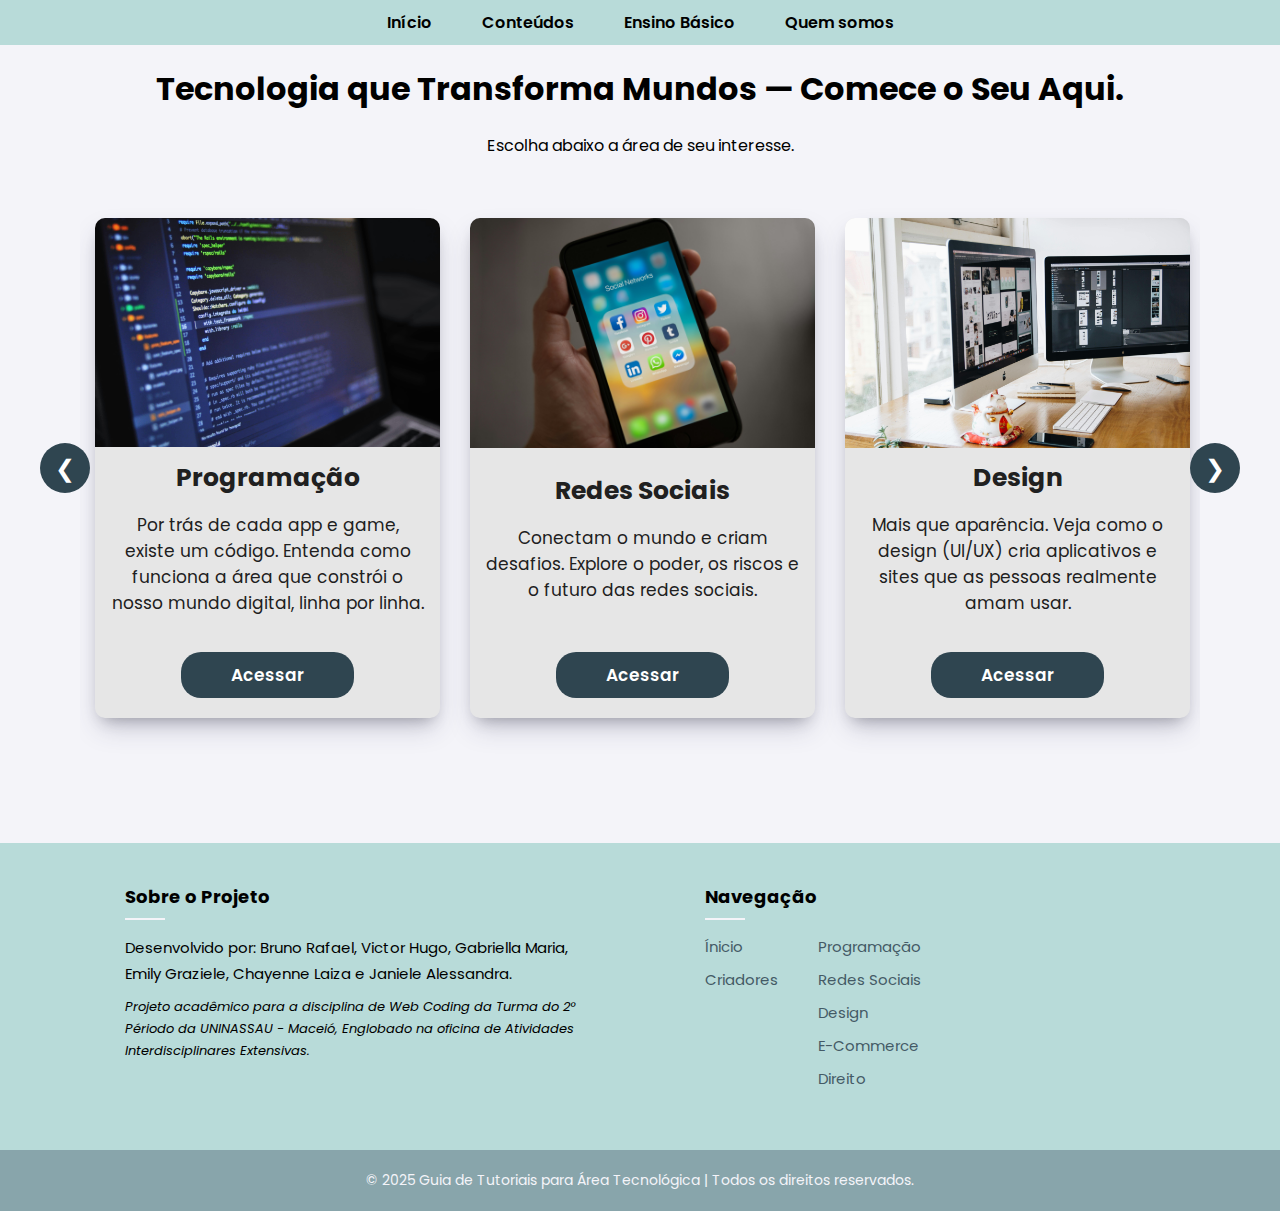
<file: index.html>
<!DOCTYPE html>
<html lang="pt-BR">
<head>
    <meta charset="UTF-8">
    <meta name="viewport" content="width=device-width, initial-scale=1.0">
    <link rel="stylesheet" href="estilos/global.css">
    <link rel="stylesheet" href="estilos/home.css">
    <title>A Tecnologia Transforma Mundos.</title>
    <link rel="icon" type="image/x-icon"  href="img/favicon_uninassau.ico" >
    <link rel="preconnect" href="https://fonts.googleapis.com">
    <link rel="preconnect" href="https://fonts.gstatic.com" crossorigin>
    <link href="https://fonts.googleapis.com/css2?family=Poppins:ital,wght@0,100;0,200;0,300;0,400;0,500;0,600;0,700;0,800;0,900;1,100;1,200;1,300;1,400;1,500;1,600;1,700;1,800;1,900&display=swap" rel="stylesheet">
</head>
<body>
    <header>
        <nav class="nav1">
            <ul class="ul-nav">
                <li class="navs li1"><a href="index.html">Início</a></li>
                <li class="navs li2 dropdown">
                    <a href="#">Conteúdos</a>
                    <div class="dropdown-content">
                        <ul class="dropdown-column">
                            <li><a href="programacao.html">Programação</a></li>
                            <li><a href="redes-sociais.html">Redes Sociais</a></li>
                            <li><a href="design.html">Design</a></li>
                        </ul>
                        <ul class="dropdown-column">
                            <li><a href="e-commerce.html">E-Commerce</a></li>
                            <li><a href="direito.html">Direito</a></li>
                        </ul>
                    </div>
                <li class="navs li4 dropdown">
                    <a href="#">Ensino Básico</a>
                    <div class="dropdown-content">
                        <ul class="dropdown-column">
                            <li><a href="analise.html">Análise e Discussão</a></li>
                            <li><a href="graficos.html">Gráficos</a></li>
                        </ul>
                    </div>
                </li>
                <li class="navs li3"><a href="criadores.html">Quem somos</a></li>
            </ul>
        </nav>
    </header>
    <main>
        <h1 class="titulo">Tecnologia que Transforma Mundos — Comece o Seu Aqui.</h1>
        <p class="sub-titulo">Escolha abaixo a área de seu interesse.</p>
        <div class="slider-wrapper">
            <div class="slider-container">
                <div class="cards slider-track">
                    <div class="card card1">
                        <a href="programacao.html" class="card-image-link"><img src="img/Programação.jpg" alt="Foto de linhas de codigos, mostrando a programação."></a>
                        <div class="card-content">
                            <h1>Programação</h1>
                            <p>Por trás de cada app e game, existe um código. Entenda como funciona a área que constrói o nosso mundo digital, linha por linha.</p>
                        </div>
                        <a href="programacao.html" class="card-button-link"><button class="btn">Acessar</button></a>
                    </div>
                    <div class="card card2">
                        <a href="redes-sociais.html" class="card-image-link"><img src="img/RedesSociais.jpg" alt="Foto de um celular com ícones de redes sociais na tela"></a>
                        <div class="card-content">
                            <h1>Redes Sociais</h1>
                            <p>Conectam o mundo e criam desafios. Explore o poder, os riscos e o futuro das redes sociais.</p>
                        </div>
                        <a href="redes-sociais.html" class="card-button-link"><button class="btn">Acessar</button></a>
                    </div>
                    <div class="card card3">
                        <a href="design.html" class="card-image-link"><img src="img/design.jpg" alt="Foto de um computador com aplicativos de designs abertos"></a>
                        <div class="card-content">
                            <h1>Design</h1>
                            <p>Mais que aparência. Veja como o design (UI/UX) cria aplicativos e sites que as pessoas realmente amam usar.</p>
                        </div>
                        <a href="design.html" class="card-button-link"><button class="btn">Acessar</button></a>
                    </div>
                    <div class="card card4">
                        <a href="e-commerce.html" class="card-image-link"><img src="img/E-Commerce.jpg" alt="Foto de um celular com um site de compras abertos"></a>
                        <div class="card-content">
                            <h1>E-Commerce</h1>
                            <p>Comprou algo online hoje? Descubra a incrível tecnologia e as oportunidades de carreira que existem por trás de cada clique.</p>
                        </div>
                        <a href="e-commerce.html" class="card-button-link"><button class="btn">Acessar</button></a>
                    </div>
                    <div class="card card5">
                        <a href="direito.html" class="card-image-link"><img src="img/Direito.jpg" alt="Foto de uma pessoa assinando seu nome em um documento"></a>
                        <div class="card-content">
                            <h1>Direito</h1>
                            <p>Conheça conceitos como a Legal Tech, Direito Digital e LawTech. Venha entender como a tecnologia é utilizada no mundo das leis.</p>
                        </div>
                        <a href="direito.html" class="card-button-link"><button class="btn">Acessar</button></a>
                    </div>
                </div>
            </div>
            <button class="slider-button prev">&#10094;</button>
            <button class="slider-button next">&#10095;</button>
        </div>
    </main>
    <footer class="site-footer">
        <div class="footer-content">
            <div class="footer-column">
                <h4>Sobre o Projeto</h4>
                <p>
                    Desenvolvido por: Bruno Rafael, Victor Hugo, Gabriella Maria, Emily Graziele, Chayenne Laiza e Janiele Alessandra.
                </p>
                <p class="academic-context">
                    Projeto acadêmico para a disciplina de Web Coding da Turma do 2° Périodo da UNINASSAU - Maceió, Englobado na oficina de Atividades Interdisciplinares Extensivas.
                </p>
            </div>

            <div class="footer-column">
                <h4>Navegação</h4>
                <div class="footer-nav-container">
                    <ul class="footer-nav-column">
                        <li><a href="index.html">Ínicio</a></li>
                        <li><a href="criadores.html">Criadores</a></li>
                    </ul>
                    <ul class="footer-nav-column">
                        <li><a href="programacao.html">Programação</a></li>
                        <li><a href="redes-sociais.html">Redes Sociais</a></li>
                        <li><a href="design.html">Design</a></li>
                        <li><a href="e-commerce.html">E-Commerce</a></li>
                        <li><a href="direito.html">Direito</a></li>
                    </ul>
                </div>
            </div>
        </div>

        <div class="footer-bottom-bar">
            <p>© 2025 Guia de Tutoriais para Área Tecnológica | Todos os direitos reservados.</p>
        </div>
    </footer>
    <script src="script.js"></script>
</body>
</html>
</file>
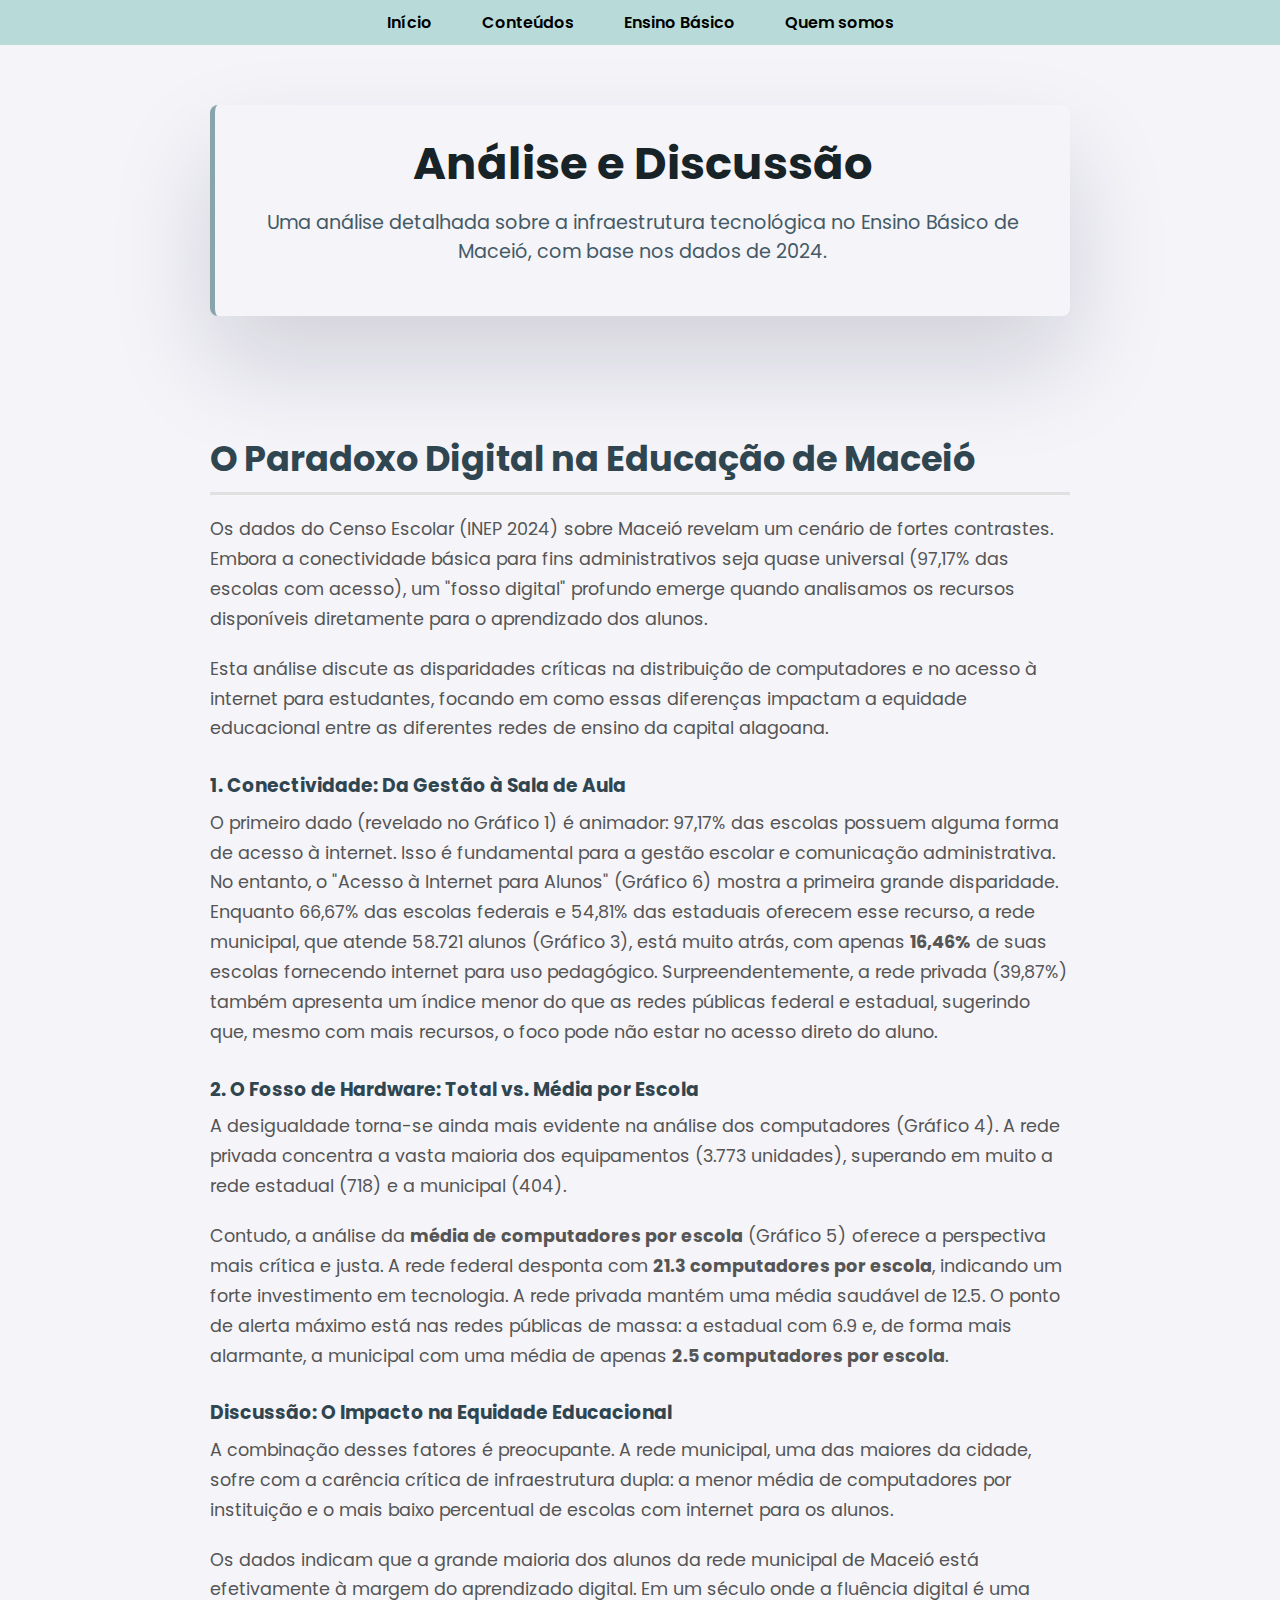
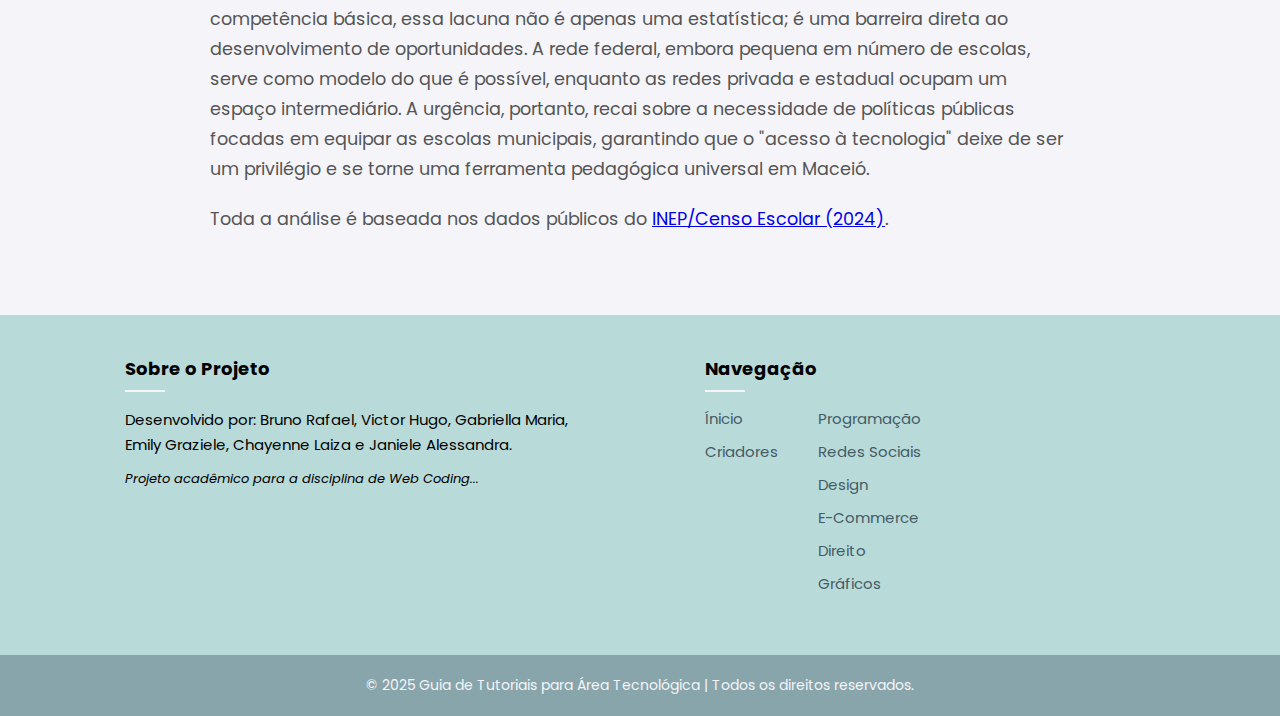
<file: analise.html>
<!DOCTYPE html>
<html lang="pt-BR">

<head>
    <meta charset="UTF-8">
    <meta name="viewport" content="width=device-width, initial-scale=1.0">
    <title>Análise e Discussão - Dados de Tecnologia</title>
    <link rel="icon" type="image/x-icon" href="img/favicon_uninassau.ico">

    <link rel="stylesheet" href="estilos/global.css">
    <link rel="stylesheet" href="estilos/pages.css">
    <link rel="preconnect" href="https://fonts.googleapis.com">
    <link rel="preconnect" href="https://fonts.gstatic.com" crossorigin>
    <link href="https://fonts.googleapis.com/css2?family=Poppins:ital,wght@0,100;0,200;0,300;0,400;0,500;0,600;0,700;0,800;0,900;1,100;1,200;1,300;1,400;1,500;1,600;1,700;1,800;1,900&display=swap" rel="stylesheet">
</head>

<body>
    <header>
        <nav class="nav1">
            <ul class="ul-nav">
                <li class="navs li1"><a href="index.html">Início</a></li>
                <li class="navs li2 dropdown">
                    <a href="#">Conteúdos</a>
                    <div class="dropdown-content">
                        <ul class="dropdown-column">
                            <li><a href="programacao.html">Programação</a></li>
                            <li><a href="redes-sociais.html">Redes Sociais</a></li>
                            <li><a href="design.html">Design</a></li>
                        </ul>
                        <ul class="dropdown-column">
                            <li><a href="e-commerce.html">E-Commerce</a></li>
                            <li><a href="direito.html">Direito</a></li>
                        </ul>
                    </div>
                </li>
                <li class="navs li4 dropdown">
                    <a href="#">Ensino Básico</a>
                    <div class="dropdown-content">
                        <ul class="dropdown-column">
                            <li><a href="analise.html">Análise e Discussão</a></li>
                            <li><a href="graficos.html">Gráficos</a></li>
                        </ul>
                    </div>
                </li>
                <li class="navs li3"><a href="criadores.html">Quem somos</a></li>
            </ul>
        </nav>
    </header>

    <main>
        <section class="secao-introducao">
            <div class="caixa-foco">
                <h1>Análise e Discussão</h1>
                <p class="sub-titulo-grafico">Uma análise detalhada sobre a infraestrutura tecnológica no Ensino Básico de Maceió, com base nos dados de 2024.</p>
            </div>
        </section>

        <section class="secao-conteudo">
            
            <div class="container-texto-analise"> 
                
                <h2>O Paradoxo Digital na Educação de Maceió</h2>
                <p>Os dados do Censo Escolar (INEP 2024) sobre Maceió revelam um cenário de fortes contrastes. Embora a conectividade básica para fins administrativos seja quase universal (97,17% das escolas com acesso), um "fosso digital" profundo emerge quando analisamos os recursos disponíveis diretamente para o aprendizado dos alunos.</p>
                <p>Esta análise discute as disparidades críticas na distribuição de computadores e no acesso à internet para estudantes, focando em como essas diferenças impactam a equidade educacional entre as diferentes redes de ensino da capital alagoana.</p>

                <h3>1. Conectividade: Da Gestão à Sala de Aula</h3>
                <p>O primeiro dado (revelado no Gráfico 1) é animador: 97,17% das escolas possuem alguma forma de acesso à internet. Isso é fundamental para a gestão escolar e comunicação administrativa. No entanto, o "Acesso à Internet para Alunos" (Gráfico 6) mostra a primeira grande disparidade. Enquanto 66,67% das escolas federais e 54,81% das estaduais oferecem esse recurso, a rede municipal, que atende 58.721 alunos (Gráfico 3), está muito atrás, com apenas <strong>16,46%</strong> de suas escolas fornecendo internet para uso pedagógico. Surpreendentemente, a rede privada (39,87%) também apresenta um índice menor do que as redes públicas federal e estadual, sugerindo que, mesmo com mais recursos, o foco pode não estar no acesso direto do aluno.</p>

                <h3>2. O Fosso de Hardware: Total vs. Média por Escola</h3>
                <p>A desigualdade torna-se ainda mais evidente na análise dos computadores (Gráfico 4). A rede privada concentra a vasta maioria dos equipamentos (3.773 unidades), superando em muito a rede estadual (718) e a municipal (404). </p>
                <p>Contudo, a análise da <strong>média de computadores por escola</strong> (Gráfico 5) oferece a perspectiva mais crítica e justa. A rede federal desponta com <strong>21.3 computadores por escola</strong>, indicando um forte investimento em tecnologia. A rede privada mantém uma média saudável de 12.5. O ponto de alerta máximo está nas redes públicas de massa: a estadual com 6.9 e, de forma mais alarmante, a municipal com uma média de apenas <strong>2.5 computadores por escola</strong>.</p>

                <h3>Discussão: O Impacto na Equidade Educacional</h3>
                <p>A combinação desses fatores é preocupante. A rede municipal, uma das maiores da cidade, sofre com a carência crítica de infraestrutura dupla: a menor média de computadores por instituição e o mais baixo percentual de escolas com internet para os alunos.</p>
                <p>Os dados indicam que a grande maioria dos alunos da rede municipal de Maceió está efetivamente à margem do aprendizado digital. Em um século onde a fluência digital é uma competência básica, essa lacuna não é apenas uma estatística; é uma barreira direta ao desenvolvimento de oportunidades. A rede federal, embora pequena em número de escolas, serve como modelo do que é possível, enquanto as redes privada e estadual ocupam um espaço intermediário. A urgência, portanto, recai sobre a necessidade de políticas públicas focadas em equipar as escolas municipais, garantindo que o "acesso à tecnologia" deixe de ser um privilégio e se torne uma ferramenta pedagógica universal em Maceió.</p>

                <p class="grafico-fonte" style="text-align: left; margin-top: 20px;">
                    Toda a análise é baseada nos dados públicos do <a href="https://www.gov.br/inep/pt-br/acesso-a-informacao/dados-abertos/microdados/censo-escolar" target="_blank">INEP/Censo Escolar (2024)</a>.
                </p>
            </div>
        </section>
    </main>

    <footer class="site-footer">
        <div class="footer-content">
            <div class="footer-column">
                <h4>Sobre o Projeto</h4>
                <p>
                    Desenvolvido por: Bruno Rafael, Victor Hugo, Gabriella Maria, Emily Graziele, Chayenne Laiza e Janiele Alessandra.
                </p>
                <p class="academic-context">Projeto acadêmico para a disciplina de Web Coding...</p>
            </div>
            <div class="footer-column">
                <h4>Navegação</h4>
                <div class="footer-nav-container">
                    <ul class="footer-nav-column">
                        <li><a href="index.html">Ínicio</a></li>
                        <li><a href="criadores.html">Criadores</a></li>
                    </ul>
                    <ul class="footer-nav-column">
                        <li><a href="programacao.html">Programação</a></li>
                        <li><a href="redes-sociais.html">Redes Sociais</a></li>
                        <li><a href="design.html">Design</a></li>
                        <li><a href="e-commerce.html">E-Commerce</a></li>
                        <li><a href="direito.html">Direito</a></li>
                        <li><a href="graficos.html">Gráficos</a></li>
                    </ul>
                </div>
            </div>
        </div>
        <div class="footer-bottom-bar">
            <p>© 2025 Guia de Tutoriais para Área Tecnológica | Todos os direitos reservados.</p>
        </div>
    </footer>

    </body>

</html>
</file>
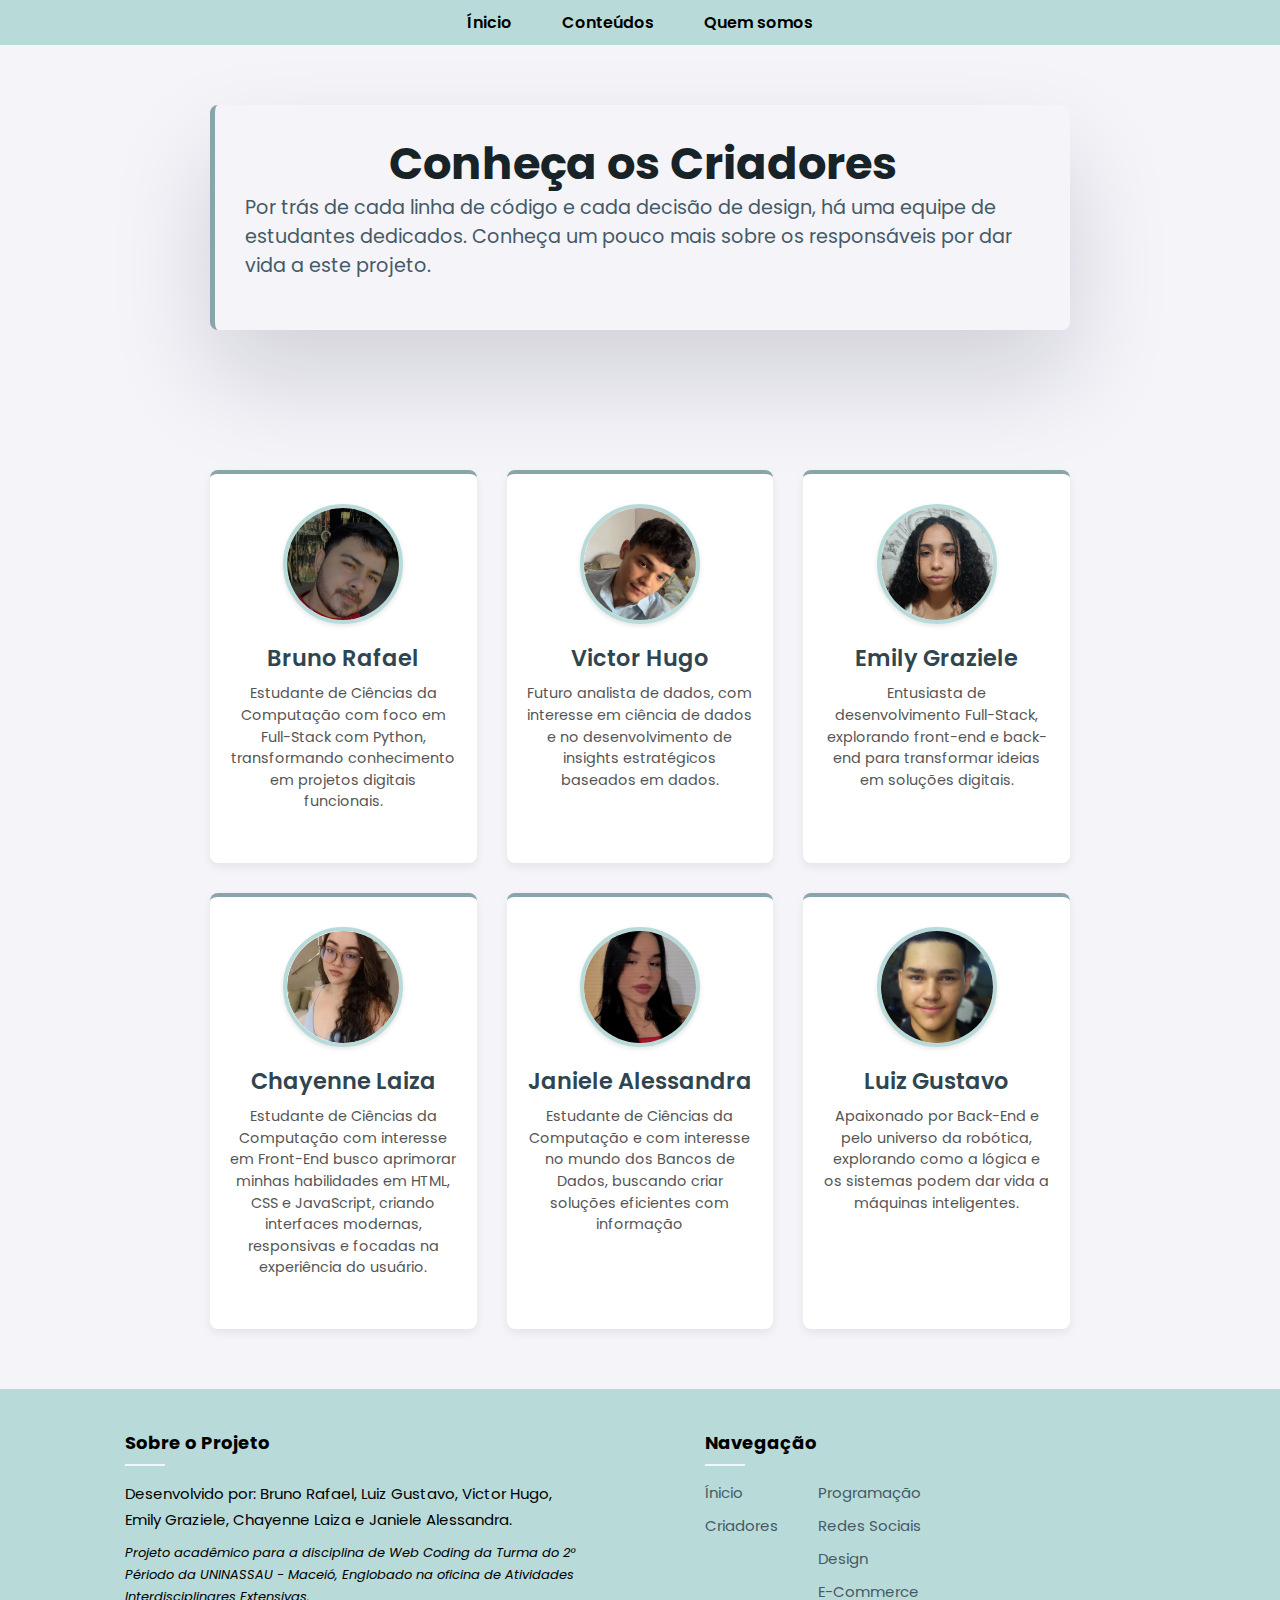
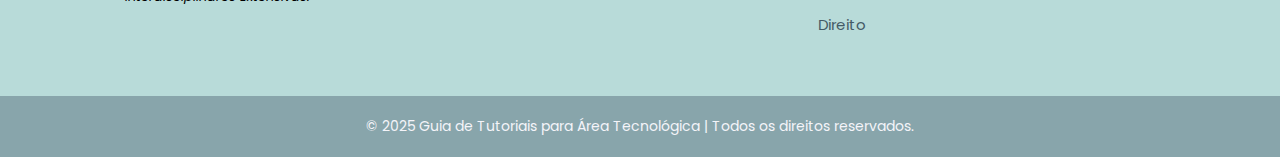
<file: criadores.html>
<!DOCTYPE html>
<html lang="pt-BR">
<head>
    <meta charset="UTF-8">
    <meta name="viewport" content="width=device-width, initial-scale=1.0">
    <title>Criadores do Projeto</title>
    <link rel="icon" type="image/x-icon"  href="img/favicon_uninassau.ico" >
    <link rel="preconnect" href="https://fonts.googleapis.com">
    <link rel="preconnect" href="https://fonts.gstatic.com" crossorigin>
    <link href="https://fonts.googleapis.com/css2?family=Poppins:ital,wght@0,100;0,200;0,300;0,400;0,500;0,600;0,700;0,800;0,900;1,100;1,200;1,300;1,400;1,500;1,600;1,700;1,800;1,900&display=swap" rel="stylesheet">
    
    <link rel="stylesheet" href="estilos/global.css">
    <link rel="stylesheet" href="estilos/pages.css">
    <link rel="stylesheet" href="estilos/criadores.css"> </head>
<body>
    <header>
        <nav class="nav1">
            <ul class="ul-nav">
                <li class="navs li1"><a href="index.html">Ínicio</a></li>
                <li class="navs li2 dropdown">
                    <a href="#">Conteúdos</a>
                    <div class="dropdown-content">
                        <ul class="dropdown-column">
                            <li><a href="programacao.html">Programação</a></li>
                            <li><a href="redes-sociais.html">Redes Sociais</a></li>
                            <li><a href="design.html">Design</a></li>
                        </ul>
                        <ul class="dropdown-column">
                            <li><a href="e-commerce.html">E-Commerce</a></li>
                            <li><a href="direito.html">Direito</a></li>
                        </ul>
                    </div>
                <li class="navs li3"><a href="criadores.html">Quem somos</a></li>
            </ul>
        </nav>
    </header>
    <main>
        <section class="secao-introducao">
            <div class="caixa-foco">
                <h1>Conheça os Criadores</h1>
                <p>Por trás de cada linha de código e cada decisão de design, há uma equipe de estudantes dedicados. Conheça um pouco mais sobre os responsáveis por dar vida a este projeto.</p>
            </div>
        </section>
        <section class="secao-conteudo">
            <div class="container-criadores">
                
                <article class="card-criador">
                    <img src="img/criadores/eu-circ.jpg" alt="Foto do Bruno Rafael" class="foto-perfil">
                    <h3 class="nome-criador">Bruno Rafael</h3>
                    <p class="descricao-criador">Estudante de Ciências da Computação com foco em Full-Stack com Python, transformando conhecimento em projetos digitais funcionais.</p>
                </article>

                <article class="card-criador">
                    <img src="img/criadores/victorhugo.jpg" alt="Foto do Victor Hugo" class="foto-perfil">
                    <h3 class="nome-criador">Victor Hugo</h3>
                    <p class="descricao-criador">Futuro analista de dados, com interesse em ciência de dados e no desenvolvimento de insights estratégicos baseados em dados.</p>
                </article>

                <article class="card-criador">
                    <img src="img/criadores/Emilly-circ.jpg" alt="Foto da Emily Graziely" class="foto-perfil">
                    <h3 class="nome-criador">Emily Graziele</h3>
                    <p class="descricao-criador">Entusiasta de desenvolvimento Full-Stack, explorando front-end e back-end para transformar ideias em soluções digitais.</p>
                </article>

                <article class="card-criador">
                    <img src="img/criadores/chay-circ.jpg" alt="Foto da Chayenne Laiza" class="foto-perfil">
                    <h3 class="nome-criador">Chayenne Laiza</h3>
                    <p class="descricao-criador">Estudante de Ciências da Computação com interesse em Front-End busco aprimorar minhas habilidades em HTML, CSS e JavaScript, criando interfaces modernas, responsivas e focadas na experiência do usuário.</p>
                </article>

                <article class="card-criador">
                    <img src="img/criadores/janiele-circ.jpg" alt="Foto da Janiele Alessandra" class="foto-perfil">
                    <h3 class="nome-criador">Janiele Alessandra</h3>
                    <p class="descricao-criador">Estudante de Ciências da Computação e com interesse no mundo dos Bancos de Dados, buscando criar soluções eficientes com informação</p>
                </article>
                
                <article class="card-criador">
                    <img src="img/criadores/Luiz-circ.jpg" alt="Foto de perfil do Luiz Gustavo" class="foto-perfil">
                    <h3 class="nome-criador">Luiz Gustavo</h3>
                    <p class="descricao-criador">Apaixonado por Back-End e pelo universo da robótica, explorando como a lógica e os sistemas podem dar vida a máquinas inteligentes.</p>
        </article>
            </div>
        </section>
    </main>
    <footer class="site-footer">
        <div class="footer-content">
            <div class="footer-column">
                <h4>Sobre o Projeto</h4>
                <p>
                    Desenvolvido por: Bruno Rafael, Luiz Gustavo, Victor Hugo, Emily Graziele, Chayenne Laiza e Janiele Alessandra.
                </p>
                <p class="academic-context">
                    Projeto acadêmico para a disciplina de Web Coding da Turma do 2° Périodo da UNINASSAU - Maceió, Englobado na oficina de Atividades Interdisciplinares Extensivas.
                </p>
            </div>

            <div class="footer-column">
                <h4>Navegação</h4>
                <div class="footer-nav-container">
                    <ul class="footer-nav-column">
                        <li><a href="index.html">Ínicio</a></li>
                        <li><a href="criadores.html">Criadores</a></li>
                    </ul>
                    <ul class="footer-nav-column">
                        <li><a href="programacao.html">Programação</a></li>
                        <li><a href="redes-sociais.html">Redes Sociais</a></li>
                        <li><a href="design.html">Design</a></li>
                        <li><a href="e-commerce.html">E-Commerce</a></li>
                        <li><a href="direito.html">Direito</a></li>
                    </ul>
                </div>
            </div>
        </div>

        <div class="footer-bottom-bar">
            <p>© 2025 Guia de Tutoriais para Área Tecnológica | Todos os direitos reservados.</p>
        </div>
    </footer>
</body>
</html>
</file>
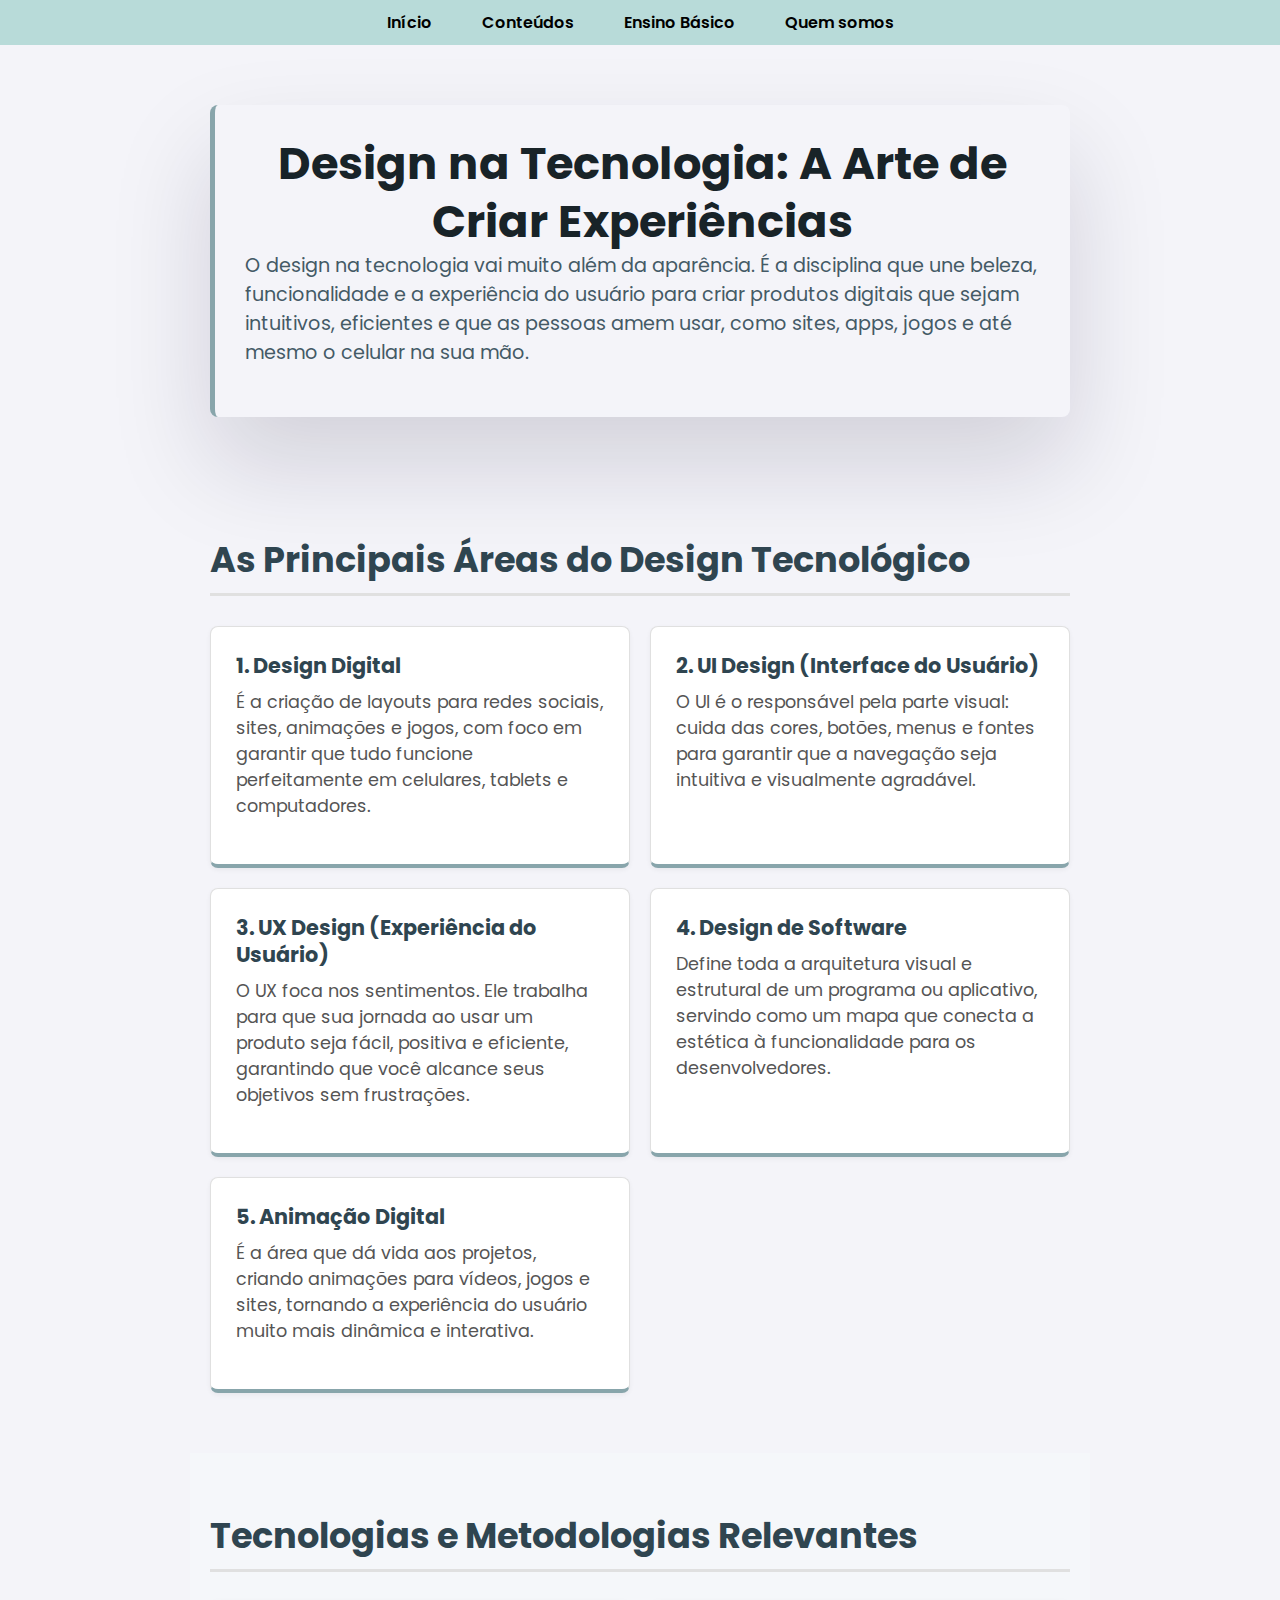
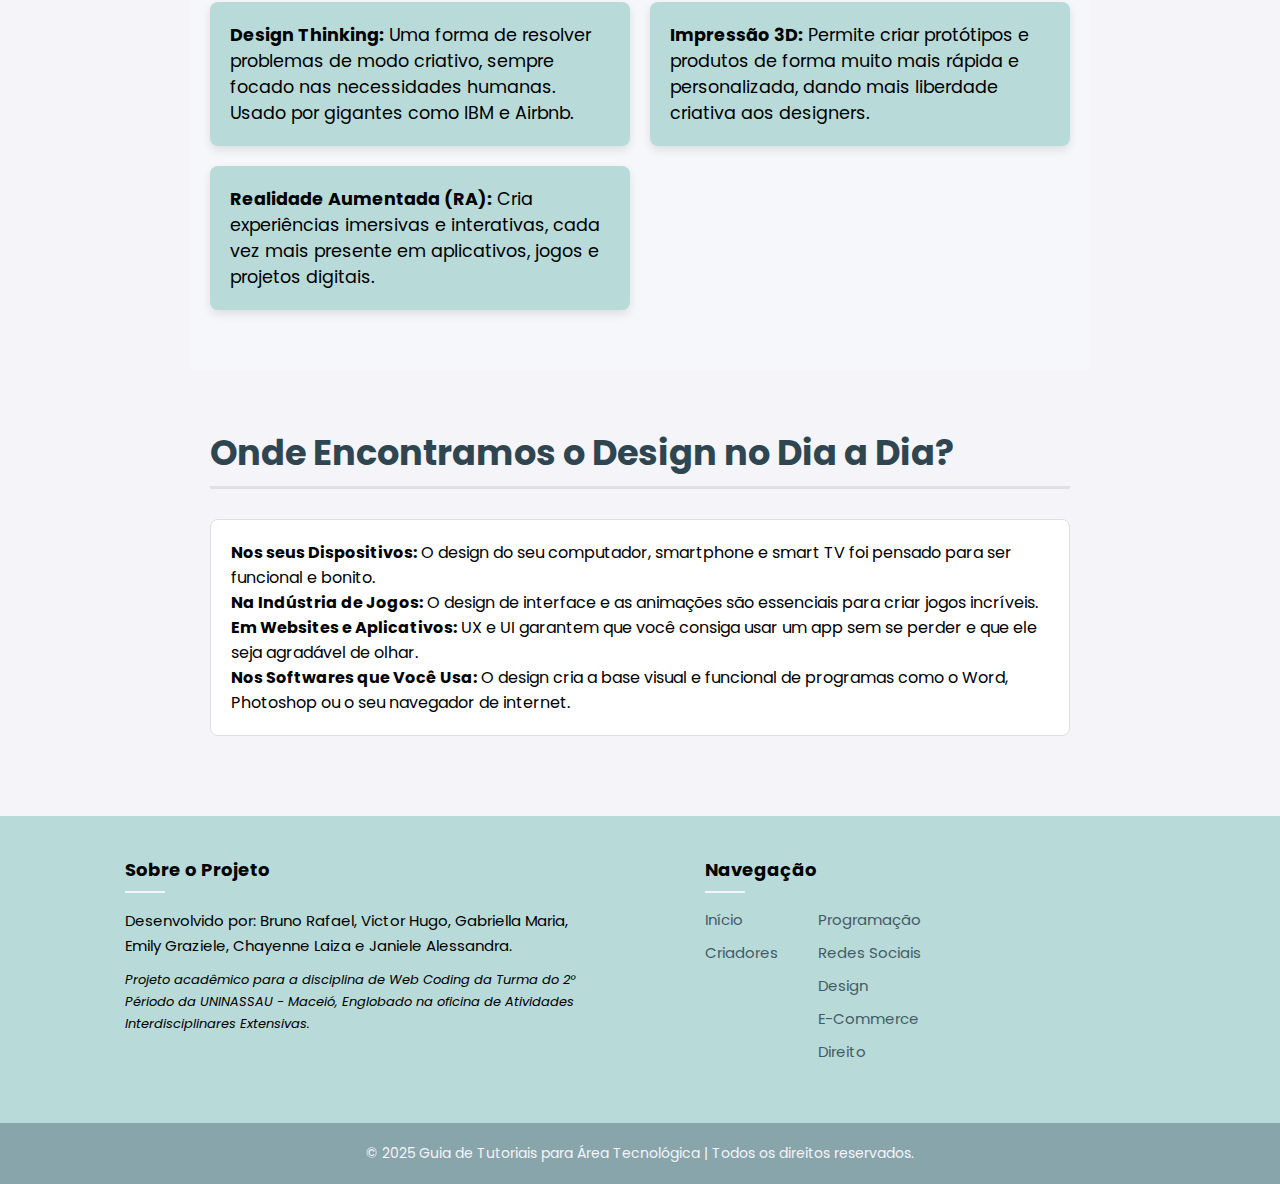
<file: design.html>
<!DOCTYPE html>
<html lang="pt-BR">
<head>
    <meta charset="UTF-8">
    <meta name="viewport" content="width=device-width, initial-scale=1.0">
    <link rel="stylesheet" href="estilos/global.css">
    <link rel="stylesheet" href="estilos/pages.css">
    <title>Criadores</title>
    <link rel="icon" type="image/x-icon"  href="img/favicon_uninassau.ico" >
    <link rel="preconnect" href="https://fonts.googleapis.com">
    <link rel="preconnect" href="https://fonts.gstatic.com" crossorigin>
    <link href="https://fonts.googleapis.com/css2?family=Poppins:ital,wght@0,100;0,200;0,300;0,400;0,500;0,600;0,700;0,800;0,900;1,100;1,200;1,300;1,400;1,500;1,600;1,700;1,800;1,900&display=swap" rel="stylesheet">
</head>
<body>
    <header>
        
    </header>
    <main>
        <section class="secao-introducao">
            <div class="caixa-foco">
                <h1>Design na Tecnologia: A Arte de Criar Experiências</h1>
                <p>O design na tecnologia vai muito além da aparência. É a disciplina que une beleza, funcionalidade e a experiência do usuário para criar produtos digitais que sejam intuitivos, eficientes e que as pessoas amem usar, como sites, apps, jogos e até mesmo o celular na sua mão.</p>
            </div>
        </section>

        <section class="secao-conteudo">
        <h2>As Principais Áreas do Design Tecnológico</h2>
            <div class="lista-destaques">
                <article class="card-destaque">
                    <h3>1. Design Digital</h3>
                    <p>É a criação de layouts para redes sociais, sites, animações e jogos, com foco em garantir que tudo funcione perfeitamente em celulares, tablets e computadores.</p>
                </article>
                <article class="card-destaque">
                    <h3>2. UI Design (Interface do Usuário)</h3>
                    <p>O UI é o responsável pela parte visual: cuida das cores, botões, menus e fontes para garantir que a navegação seja intuitiva e visualmente agradável.</p>
                </article>
                <article class="card-destaque">
                    <h3>3. UX Design (Experiência do Usuário)</h3>
                    <p>O UX foca nos sentimentos. Ele trabalha para que sua jornada ao usar um produto seja fácil, positiva e eficiente, garantindo que você alcance seus objetivos sem frustrações.</p>
                </article>
                <article class="card-destaque">
                    <h3>4. Design de Software</h3>
                    <p>Define toda a arquitetura visual e estrutural de um programa ou aplicativo, servindo como um mapa que conecta a estética à funcionalidade para os desenvolvedores.</p>
                </article>
                <article class="card-destaque">
                    <h3>5. Animação Digital</h3>
                    <p>É a área que dá vida aos projetos, criando animações para vídeos, jogos e sites, tornando a experiência do usuário muito mais dinâmica e interativa.</p>
                </article>
            </div>
        </section>

        <section class="secao-curiosidades fundo-alternativo">
            <h2>Tecnologias e Metodologias Relevantes</h2>
            <div class="grid-curiosidades">
                <div class="card-curiosidade"><p><strong>Design Thinking:</strong> Uma forma de resolver problemas de modo criativo, sempre focado nas necessidades humanas. Usado por gigantes como IBM e Airbnb.</p></div>
                <div class="card-curiosidade"><p><strong>Impressão 3D:</strong> Permite criar protótipos e produtos de forma muito mais rápida e personalizada, dando mais liberdade criativa aos designers.</p></div>
                <div class="card-curiosidade"><p><strong>Realidade Aumentada (RA):</strong> Cria experiências imersivas e interativas, cada vez mais presente em aplicativos, jogos e projetos digitais.</p></div>
            </div>
        </section>

        <section class="secao-conteudo">
            <h2>Onde Encontramos o Design no Dia a Dia?</h2>
            <article class="card-info">
                <ul>
                    <li class="lista-fim"><strong>Nos seus Dispositivos:</strong> O design do seu computador, smartphone e smart TV foi pensado para ser funcional e bonito.</li>
                    <li class="lista-fim"><strong>Na Indústria de Jogos:</strong> O design de interface e as animações são essenciais para criar jogos incríveis.</li>
                    <li class="lista-fim"><strong>Em Websites e Aplicativos:</strong> UX e UI garantem que você consiga usar um app sem se perder e que ele seja agradável de olhar.</li>
                    <li class="lista-fim"><strong>Nos Softwares que Você Usa:</strong> O design cria a base visual e funcional de programas como o Word, Photoshop ou o seu navegador de internet.</li>
                </ul>
            </article>
        </section>
    </main>
    <footer class="site-footer">

    </footer>
    <script src="layout.js"></script>
</body>

</html>
</file>
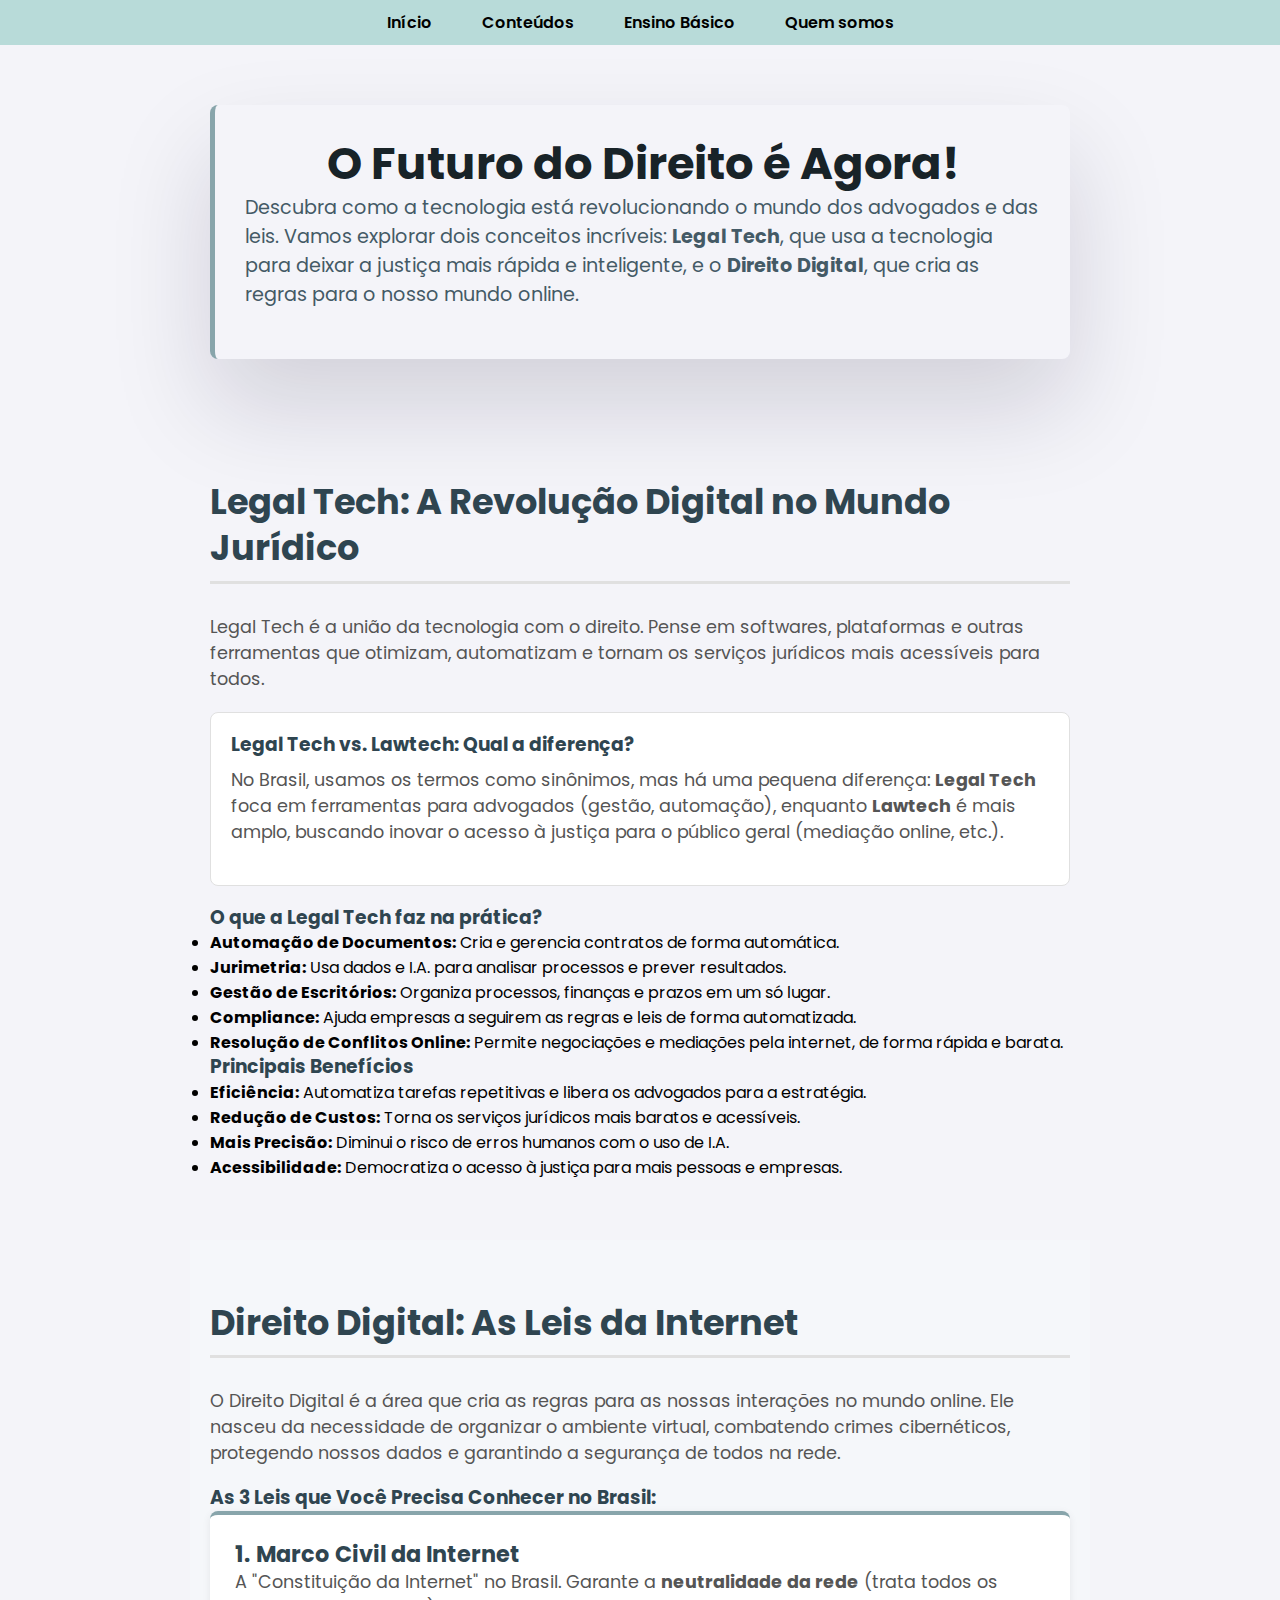
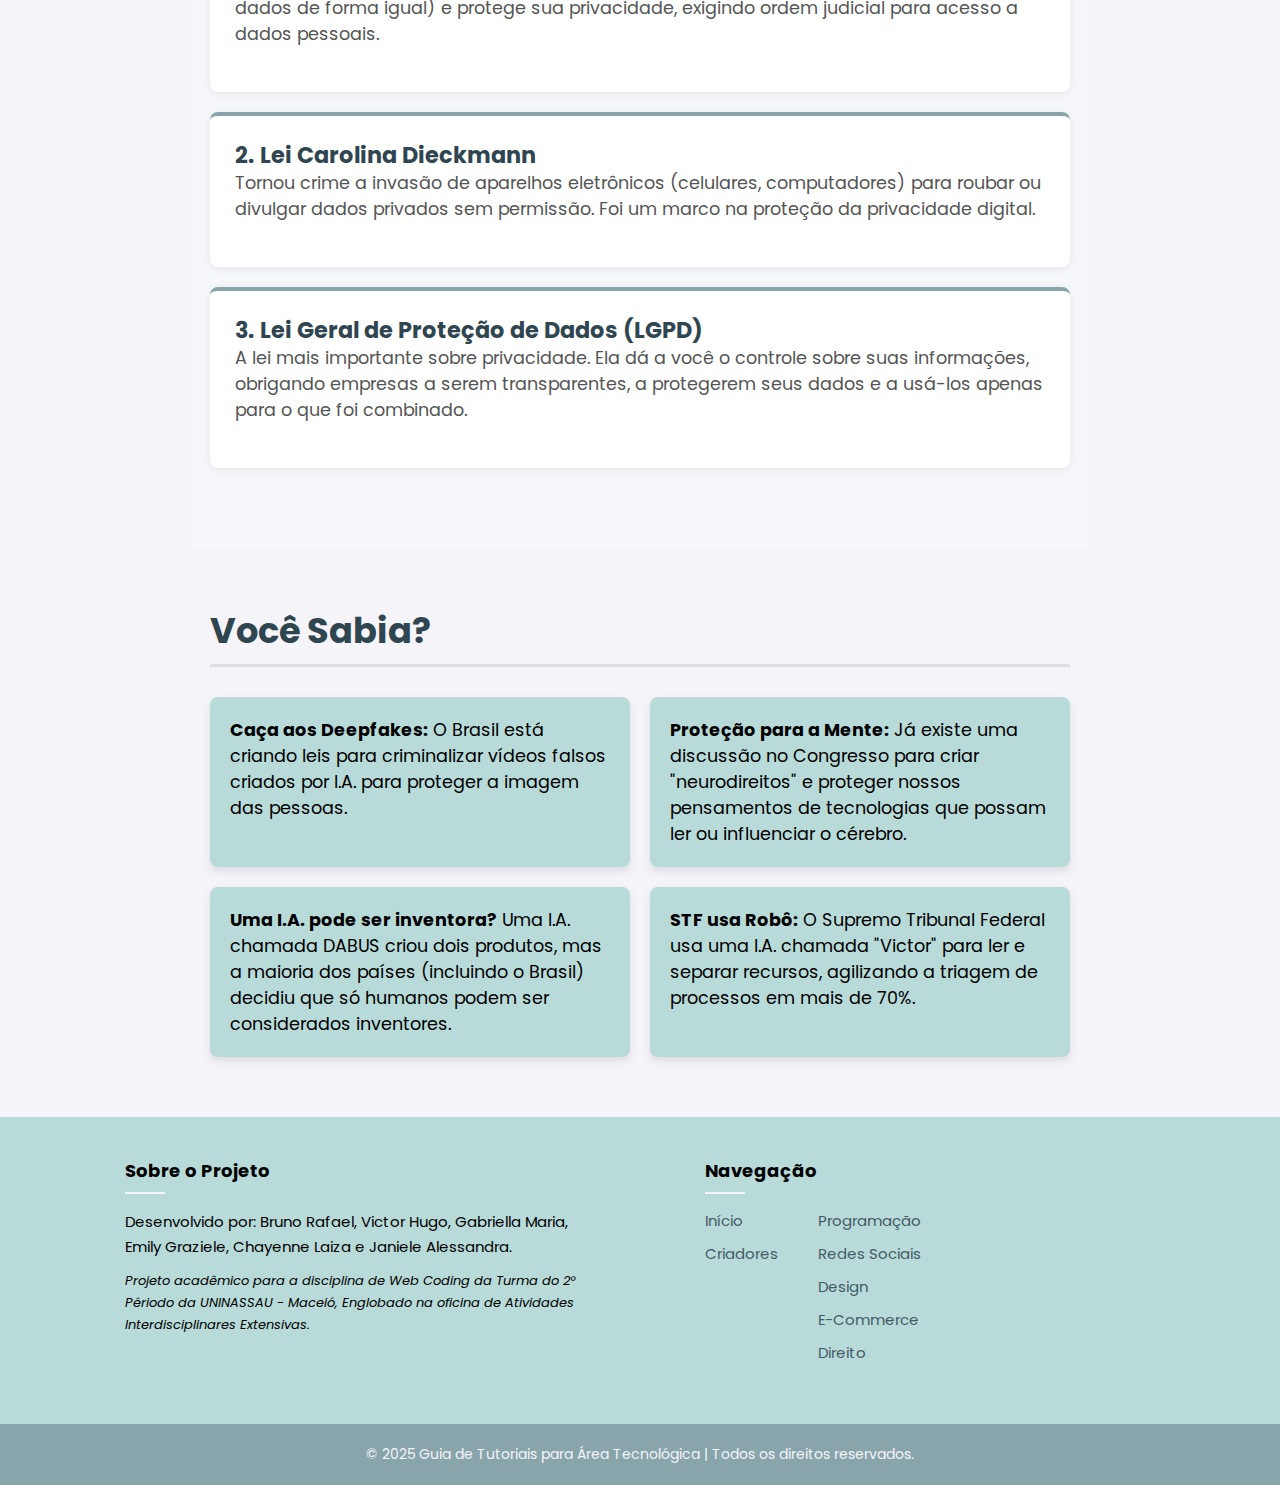
<file: direito.html>
<!DOCTYPE html>
<html lang="pt-BR">
<head>
    <meta charset="UTF-8">
    <meta name="viewport" content="width=device-width, initial-scale=1.0">
    <link rel="stylesheet" href="estilos/global.css">
    <link rel="stylesheet" href="estilos/pages.css">
    <title>Programação</title>
    <link rel="icon" type="image/x-icon"  href="img/favicon_uninassau.ico" >
    <link rel="preconnect" href="https://fonts.googleapis.com">
    <link rel="preconnect" href="https://fonts.gstatic.com" crossorigin>
    <link href="https://fonts.googleapis.com/css2?family=Poppins:ital,wght@0,100;0,200;0,300;0,400;0,500;0,600;0,700;0,800;0,900;1,100;1,200;1,300;1,400;1,500;1,600;1,700;1,800;1,900&display=swap" rel="stylesheet">
</head>
<body>
    <header>
        
    </header>
    <main class="main-direito">
        <section class="secao-introducao">
            <div class="caixa-foco">
                <h1>O Futuro do Direito é Agora!</h1>
                <p>Descubra como a tecnologia está revolucionando o mundo dos advogados e das leis. Vamos explorar dois conceitos incríveis: <strong>Legal Tech</strong>, que usa a tecnologia para deixar a justiça mais rápida e inteligente, e o <strong>Direito Digital</strong>, que cria as regras para o nosso mundo online.</p>
            </div>
        </section>

        <section class="secao-conteudo">
            <h2>Legal Tech: A Revolução Digital no Mundo Jurídico</h2>
            <p>Legal Tech é a união da tecnologia com o direito. Pense em softwares, plataformas e outras ferramentas que otimizam, automatizam e tornam os serviços jurídicos mais acessíveis para todos.</p>
            
            <article class="card-info">
                <h3>Legal Tech vs. Lawtech: Qual a diferença?</h3>
                <p>No Brasil, usamos os termos como sinônimos, mas há uma pequena diferença: <strong>Legal Tech</strong> foca em ferramentas para advogados (gestão, automação), enquanto <strong>Lawtech</strong> é mais amplo, buscando inovar o acesso à justiça para o público geral (mediação online, etc.).</p>
            </article>

            <h3>O que a Legal Tech faz na prática?</h3>
            <ul class="lista-aplicacoes">
                <li><strong>Automação de Documentos:</strong> Cria e gerencia contratos de forma automática.</li>
                <li><strong>Jurimetria:</strong> Usa dados e I.A. para analisar processos e prever resultados.</li>
                <li><strong>Gestão de Escritórios:</strong> Organiza processos, finanças e prazos em um só lugar.</li>
                <li><strong>Compliance:</strong> Ajuda empresas a seguirem as regras e leis de forma automatizada.</li>
                <li><strong>Resolução de Conflitos Online:</strong> Permite negociações e mediações pela internet, de forma rápida e barata.</li>
            </ul>

            <h3>Principais Benefícios</h3>
            <ul class="lista-beneficios" list-style-type="disc">
                <li><strong>Eficiência:</strong> Automatiza tarefas repetitivas e libera os advogados para a estratégia.</li>
                <li><strong>Redução de Custos:</strong> Torna os serviços jurídicos mais baratos e acessíveis.</li>
                <li><strong>Mais Precisão:</strong> Diminui o risco de erros humanos com o uso de I.A.</li>
                <li><strong>Acessibilidade:</strong> Democratiza o acesso à justiça para mais pessoas e empresas.</li>
            </ul>
        </section>

        <section class="secao-conteudo fundo-alternativo">
            <h2>Direito Digital: As Leis da Internet</h2>
            <p>O Direito Digital é a área que cria as regras para as nossas interações no mundo online. Ele nasceu da necessidade de organizar o ambiente virtual, combatendo crimes cibernéticos, protegendo nossos dados e garantindo a segurança de todos na rede.</p>
            
            <h3>As 3 Leis que Você Precisa Conhecer no Brasil:</h3>
            
            <div class="card-lei">
                <h4>1. Marco Civil da Internet</h4>
                <p>A "Constituição da Internet" no Brasil. Garante a <strong>neutralidade da rede</strong> (trata todos os dados de forma igual) e protege sua privacidade, exigindo ordem judicial para acesso a dados pessoais.</p>
            </div>

            <div class="card-lei">
                <h4>2. Lei Carolina Dieckmann</h4>
                <p>Tornou crime a invasão de aparelhos eletrônicos (celulares, computadores) para roubar ou divulgar dados privados sem permissão. Foi um marco na proteção da privacidade digital.</p>
            </div>

            <div class="card-lei">
                <h4>3. Lei Geral de Proteção de Dados (LGPD)</h4>
                <p>A lei mais importante sobre privacidade. Ela dá a você o controle sobre suas informações, obrigando empresas a serem transparentes, a protegerem seus dados e a usá-los apenas para o que foi combinado.</p>
            </div>
        </section>

        <section class="secao-curiosidades">
            <h2>Você Sabia?</h2>
            <div class="grid-curiosidades">
                <div class="card-curiosidade">
                    <p><strong>Caça aos Deepfakes:</strong> O Brasil está criando leis para criminalizar vídeos falsos criados por I.A. para proteger a imagem das pessoas.</p>
                </div>
                <div class="card-curiosidade">
                    <p><strong>Proteção para a Mente:</strong> Já existe uma discussão no Congresso para criar "neurodireitos" e proteger nossos pensamentos de tecnologias que possam ler ou influenciar o cérebro.</p>
                </div>
                <div class="card-curiosidade">
                    <p><strong>Uma I.A. pode ser inventora?</strong> Uma I.A. chamada DABUS criou dois produtos, mas a maioria dos países (incluindo o Brasil) decidiu que só humanos podem ser considerados inventores.</p>
                </div>
                <div class="card-curiosidade">
                    <p><strong>STF usa Robô:</strong> O Supremo Tribunal Federal usa uma I.A. chamada "Victor" para ler e separar recursos, agilizando a triagem de processos em mais de 70%.</p>
                </div>
            </div>
        </section>
    </main>
    <footer class="site-footer">

    </footer>
    <script src="layout.js"></script>
</body>
</html>
</file>
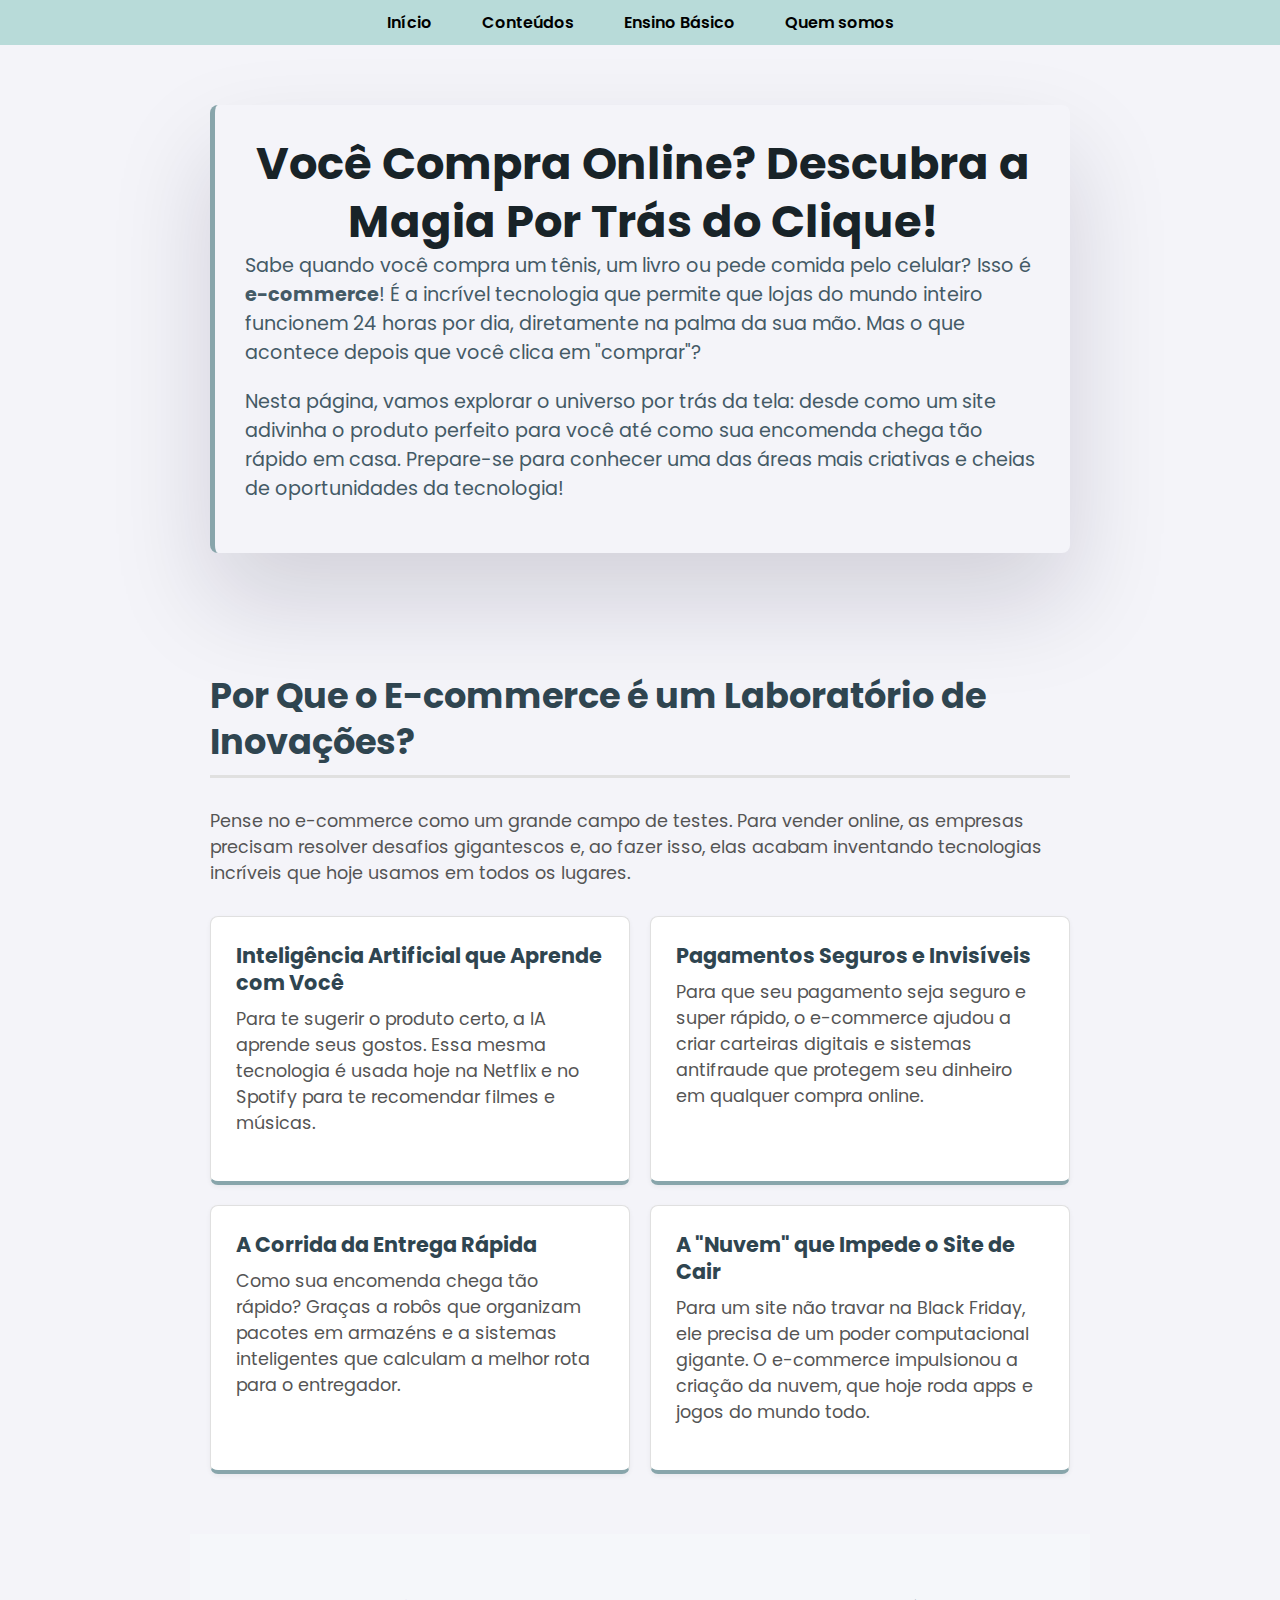
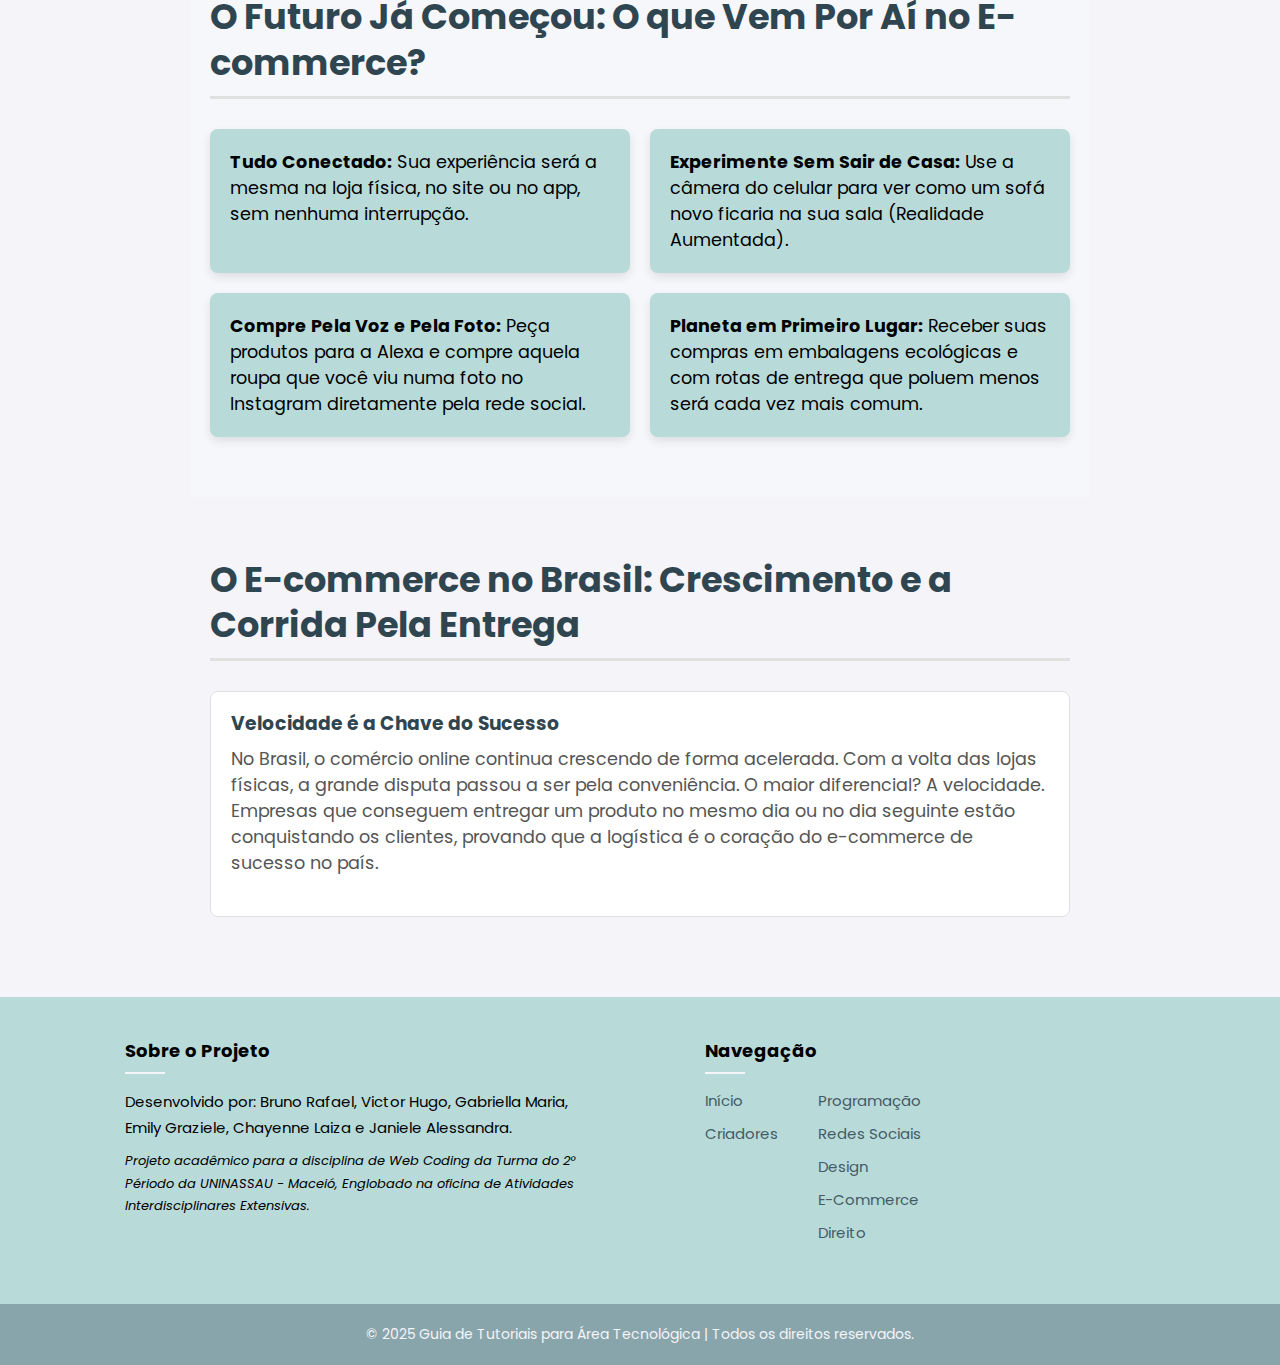
<file: e-commerce.html>
<!DOCTYPE html>
<html lang="pt-BR">
<head>
    <meta charset="UTF-8">
    <meta name="viewport" content="width=device-width, initial-scale=1.0">
    <link rel="stylesheet" href="estilos/global.css">
    <link rel="stylesheet" href="estilos/pages.css">
    <title>Criadores</title>
    <link rel="icon" type="image/x-icon"  href="img/favicon_uninassau.ico" >
    <link rel="preconnect" href="https://fonts.googleapis.com">
    <link rel="preconnect" href="https://fonts.gstatic.com" crossorigin>
    <link href="https://fonts.googleapis.com/css2?family=Poppins:ital,wght@0,100;0,200;0,300;0,400;0,500;0,600;0,700;0,800;0,900;1,100;1,200;1,300;1,400;1,500;1,600;1,700;1,800;1,900&display=swap" rel="stylesheet">
</head>
<body>
    <header>
        
    </header>
    <main>
        <section class="secao-introducao">
            <div class="caixa-foco">
                <h1>Você Compra Online? Descubra a Magia Por Trás do Clique!</h1>
                <p>Sabe quando você compra um tênis, um livro ou pede comida pelo celular? Isso é <strong>e-commerce</strong>! É a incrível tecnologia que permite que lojas do mundo inteiro funcionem 24 horas por dia, diretamente na palma da sua mão. Mas o que acontece depois que você clica em "comprar"?</p>
                <p>Nesta página, vamos explorar o universo por trás da tela: desde como um site adivinha o produto perfeito para você até como sua encomenda chega tão rápido em casa. Prepare-se para conhecer uma das áreas mais criativas e cheias de oportunidades da tecnologia!</p>
            </div>
        </section>

        <section class="secao-conteudo">
            <h2>Por Que o E-commerce é um Laboratório de Inovações?</h2>
            <p>Pense no e-commerce como um grande campo de testes. Para vender online, as empresas precisam resolver desafios gigantescos e, ao fazer isso, elas acabam inventando tecnologias incríveis que hoje usamos em todos os lugares.</p>
            
            <div class="lista-destaques">
                <article class="card-destaque">
                    <h3>Inteligência Artificial que Aprende com Você</h3>
                    <p>Para te sugerir o produto certo, a IA aprende seus gostos. Essa mesma tecnologia é usada hoje na Netflix e no Spotify para te recomendar filmes e músicas.</p>
                </article>
                <article class="card-destaque">
                    <h3>Pagamentos Seguros e Invisíveis</h3>
                    <p>Para que seu pagamento seja seguro e super rápido, o e-commerce ajudou a criar carteiras digitais e sistemas antifraude que protegem seu dinheiro em qualquer compra online.</p>
                </article>
                <article class="card-destaque">
                    <h3>A Corrida da Entrega Rápida</h3>
                    <p>Como sua encomenda chega tão rápido? Graças a robôs que organizam pacotes em armazéns e a sistemas inteligentes que calculam a melhor rota para o entregador.</p>
                </article>
                <article class="card-destaque">
                    <h3>A "Nuvem" que Impede o Site de Cair</h3>
                    <p>Para um site não travar na Black Friday, ele precisa de um poder computacional gigante. O e-commerce impulsionou a criação da nuvem, que hoje roda apps e jogos do mundo todo.</p>
                </article>
            </div>
        </section>

        <section class="secao-curiosidades fundo-alternativo">
            <h2>O Futuro Já Começou: O que Vem Por Aí no E-commerce?</h2>
            <div class="grid-curiosidades">
                <div class="card-curiosidade">
                    <p><strong>Tudo Conectado:</strong> Sua experiência será a mesma na loja física, no site ou no app, sem nenhuma interrupção.</p>
                </div>
                <div class="card-curiosidade">
                    <p><strong>Experimente Sem Sair de Casa:</strong> Use a câmera do celular para ver como um sofá novo ficaria na sua sala (Realidade Aumentada).</p>
                </div>
                <div class="card-curiosidade">
                    <p><strong>Compre Pela Voz e Pela Foto:</strong> Peça produtos para a Alexa e compre aquela roupa que você viu numa foto no Instagram diretamente pela rede social.</p>
                </div>
                <div class="card-curiosidade">
                    <p><strong>Planeta em Primeiro Lugar:</strong> Receber suas compras em embalagens ecológicas e com rotas de entrega que poluem menos será cada vez mais comum.</p>
                </div>
            </div>
        </section>

        <section class="secao-conteudo">
            <h2>O E-commerce no Brasil: Crescimento e a Corrida Pela Entrega</h2>
            <article class="card-info">
                <h3>Velocidade é a Chave do Sucesso</h3>
                <p>No Brasil, o comércio online continua crescendo de forma acelerada. Com a volta das lojas físicas, a grande disputa passou a ser pela conveniência. O maior diferencial? A velocidade. Empresas que conseguem entregar um produto no mesmo dia ou no dia seguinte estão conquistando os clientes, provando que a logística é o coração do e-commerce de sucesso no país.</p>
            </article>
        </section>
    </main>
    <footer class="site-footer">

    </footer>
    <script src="layout.js"></script>
</body>
</html>
</file>
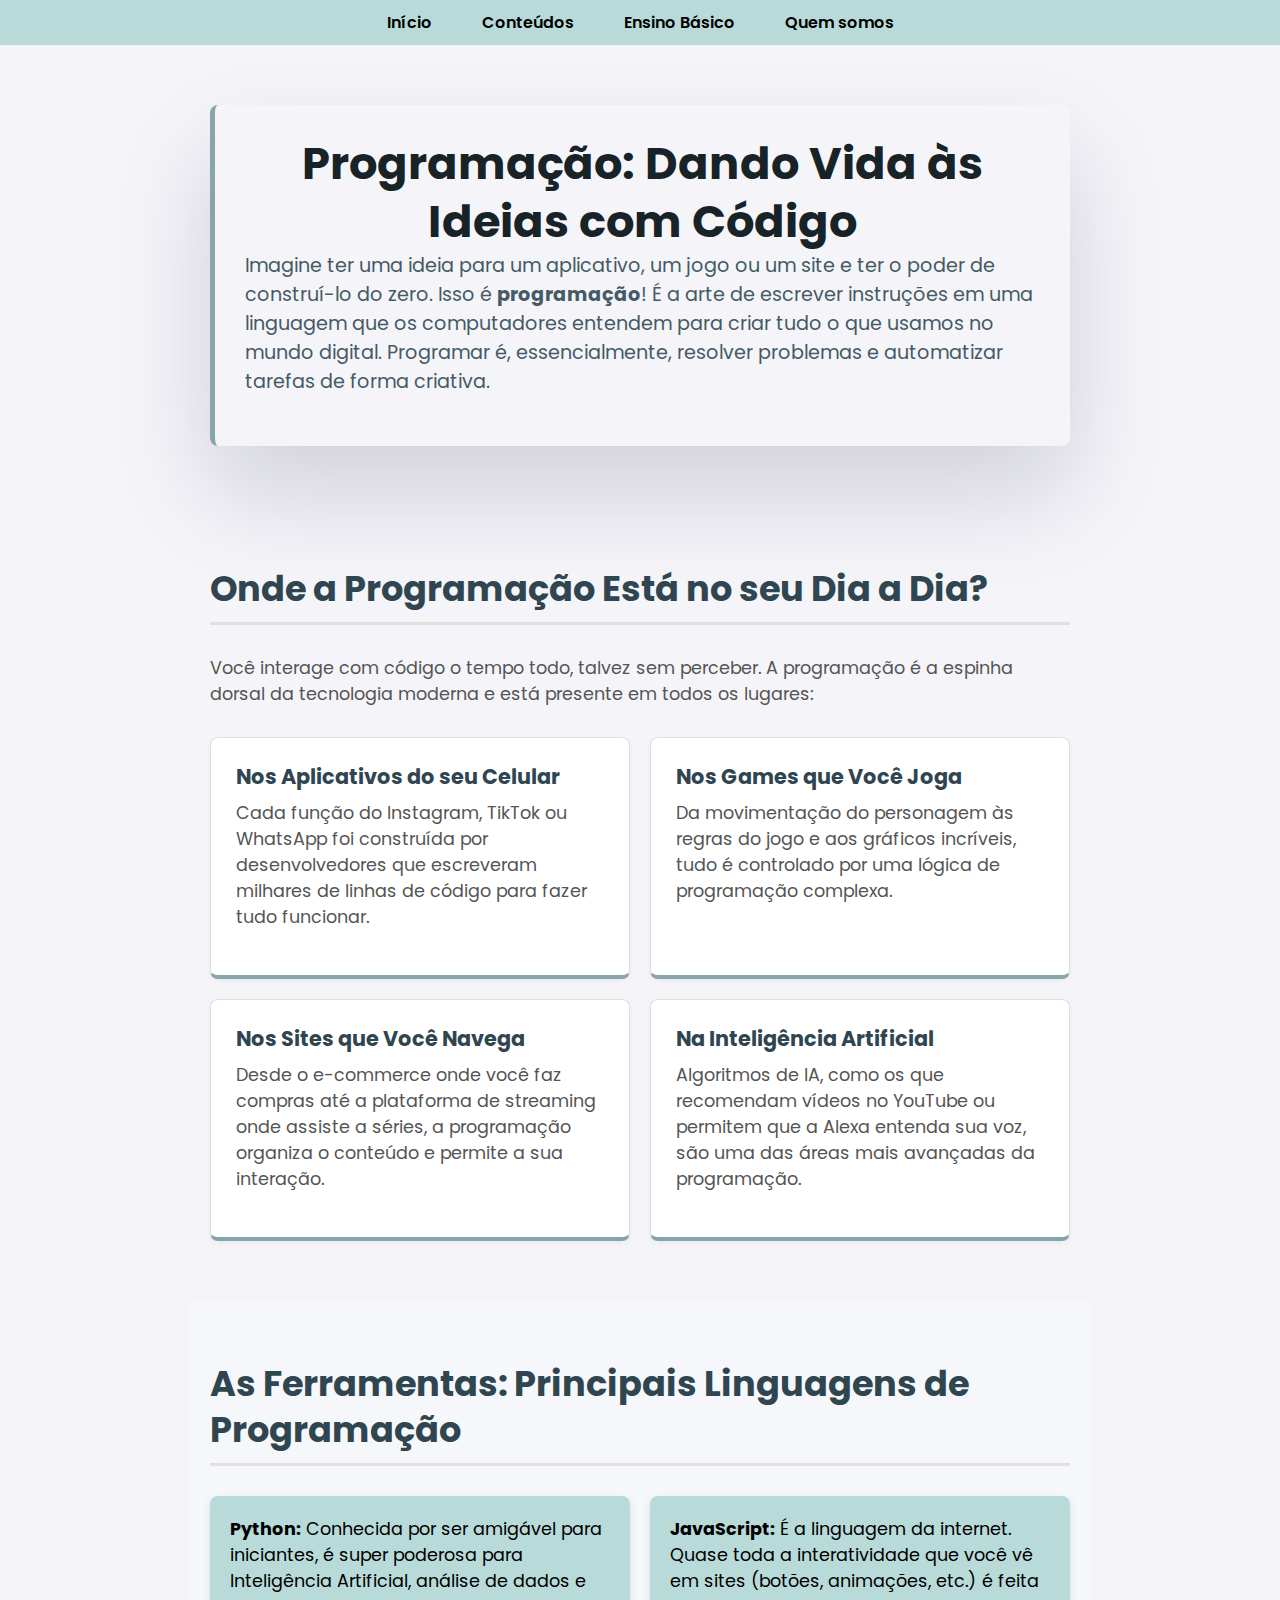
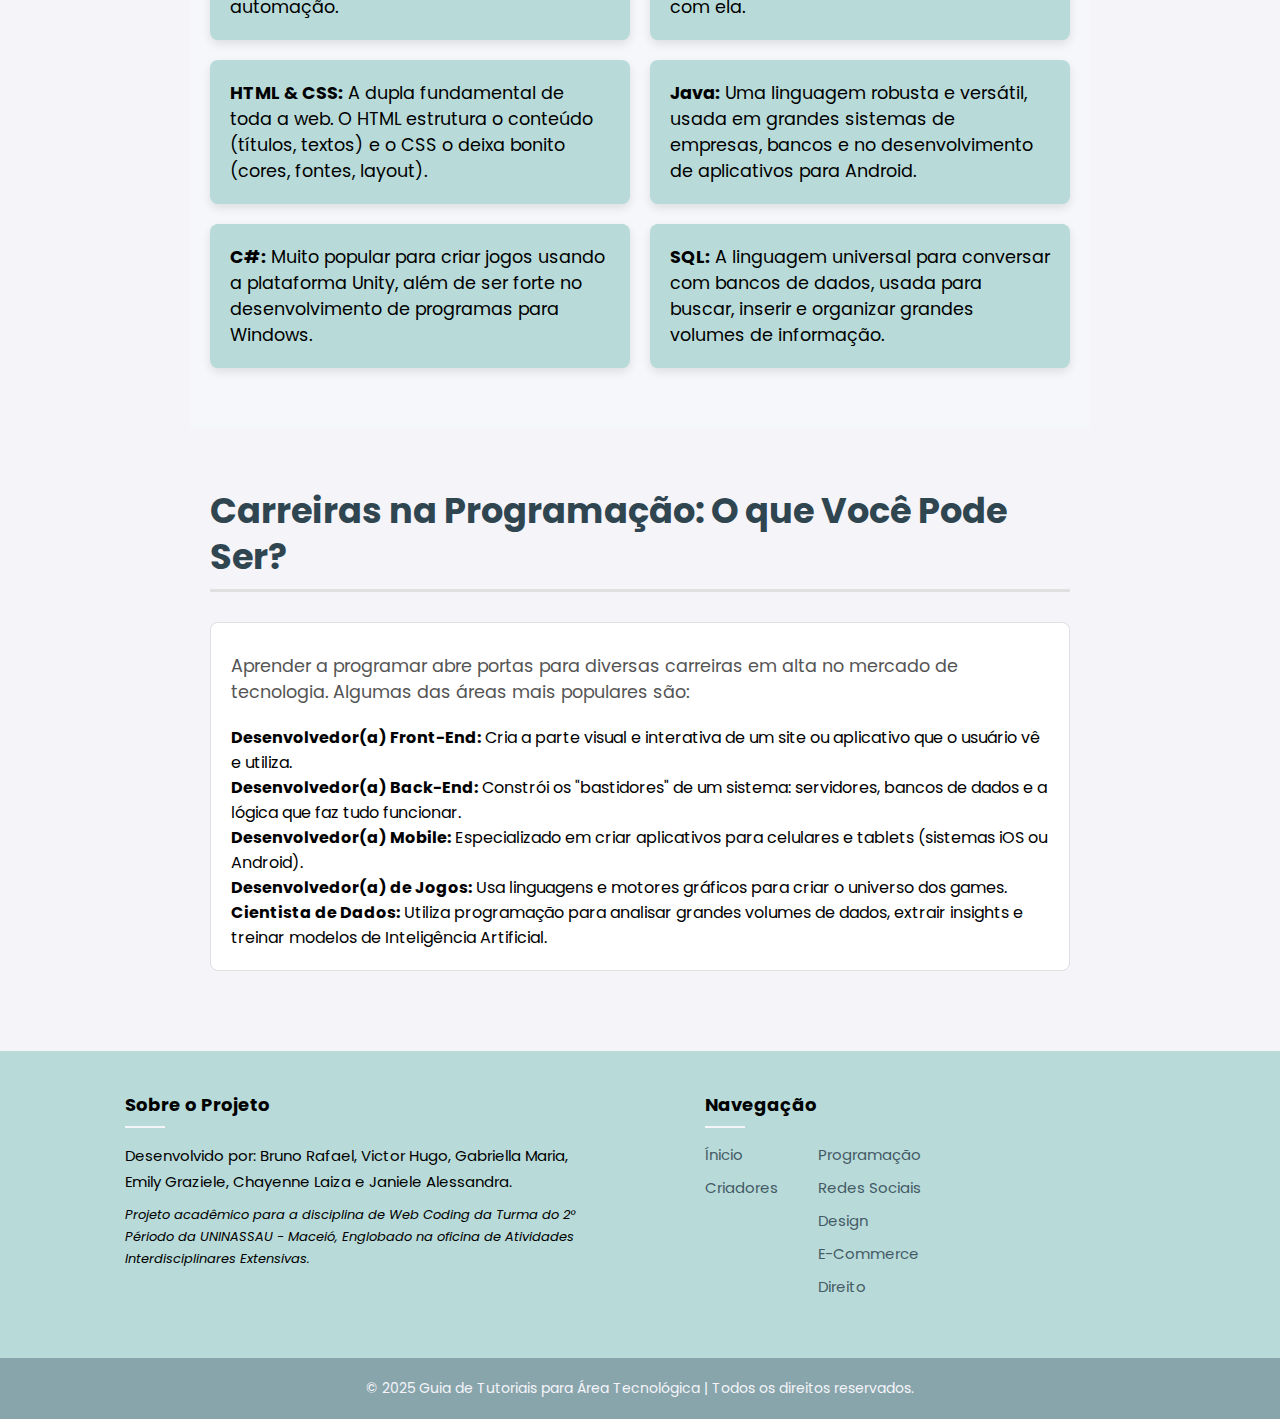
<file: programacao.html>
<!DOCTYPE html>
<html lang="pt-BR">
<head>
    <meta charset="UTF-8">
    <meta name="viewport" content="width=device-width, initial-scale=1.0">
    <link rel="stylesheet" href="estilos/global.css">
    <link rel="stylesheet" href="estilos/pages.css">
    <title>Criadores</title>
    <link rel="icon" type="image/x-icon"  href="img/favicon_uninassau.ico" >
    <link rel="preconnect" href="https://fonts.googleapis.com">
    <link rel="preconnect" href="https://fonts.gstatic.com" crossorigin>
    <link href="https://fonts.googleapis.com/css2?family=Poppins:ital,wght@0,100;0,200;0,300;0,400;0,500;0,600;0,700;0,800;0,900;1,100;1,200;1,300;1,400;1,500;1,600;1,700;1,800;1,900&display=swap" rel="stylesheet">
</head>
<body>
    <header>
        <nav class="nav1">
            <ul class="ul-nav">
                <li class="navs li1"><a href="index.html">Início</a></li>
                <li class="navs li2 dropdown">
                    <a href="#">Conteúdos</a>
                    <div class="dropdown-content">
                        <ul class="dropdown-column">
                            <li><a href="programacao.html">Programação</a></li>
                            <li><a href="redes-sociais.html">Redes Sociais</a></li>
                            <li><a href="design.html">Design</a></li>
                        </ul>
                        <ul class="dropdown-column">
                            <li><a href="e-commerce.html">E-Commerce</a></li>
                            <li><a href="direito.html">Direito</a></li>
                        </ul>
                    </div>
                <li class="navs li4 dropdown">
                    <a href="#">Ensino Básico</a>
                    <div class="dropdown-content">
                        <ul class="dropdown-column">
                            <li><a href="#">Análise e Discussão</a></li>
                            <li><a href="graficos.html">Gráficos</a></li>
                        </ul>
                    </div>
                </li>
                <li class="navs li3"><a href="criadores.html">Quem somos</a></li>
            </ul>
        </nav>
    </header>
    <main>
        <section class="secao-introducao">
            <div class="caixa-foco">
                <h1>Programação: Dando Vida às Ideias com Código</h1>
                <p>Imagine ter uma ideia para um aplicativo, um jogo ou um site e ter o poder de construí-lo do zero. Isso é <strong>programação</strong>! É a arte de escrever instruções em uma linguagem que os computadores entendem para criar tudo o que usamos no mundo digital. Programar é, essencialmente, resolver problemas e automatizar tarefas de forma criativa.</p>
            </div>
        </section>

        <section class="secao-conteudo">
            <h2>Onde a Programação Está no seu Dia a Dia?</h2>
            <p>Você interage com código o tempo todo, talvez sem perceber. A programação é a espinha dorsal da tecnologia moderna e está presente em todos os lugares:</p>
            <div class="lista-destaques">
                <article class="card-destaque">
                    <h3>Nos Aplicativos do seu Celular</h3>
                    <p>Cada função do Instagram, TikTok ou WhatsApp foi construída por desenvolvedores que escreveram milhares de linhas de código para fazer tudo funcionar.</p>
                </article>
                <article class="card-destaque">
                    <h3>Nos Games que Você Joga</h3>
                    <p>Da movimentação do personagem às regras do jogo e aos gráficos incríveis, tudo é controlado por uma lógica de programação complexa.</p>
                </article>
                <article class="card-destaque">
                    <h3>Nos Sites que Você Navega</h3>
                    <p>Desde o e-commerce onde você faz compras até a plataforma de streaming onde assiste a séries, a programação organiza o conteúdo e permite a sua interação.</p>
                </article>
                <article class="card-destaque">
                    <h3>Na Inteligência Artificial</h3>
                    <p>Algoritmos de IA, como os que recomendam vídeos no YouTube ou permitem que a Alexa entenda sua voz, são uma das áreas mais avançadas da programação.</p>
                </article>
            </div>
        </section>

        <section class="secao-curiosidades fundo-alternativo">
            <h2>As Ferramentas: Principais Linguagens de Programação</h2>
            <div class="grid-curiosidades">
                <div class="card-curiosidade"><p><strong>Python:</strong> Conhecida por ser amigável para iniciantes, é super poderosa para Inteligência Artificial, análise de dados e automação.</p></div>
                <div class="card-curiosidade"><p><strong>JavaScript:</strong> É a linguagem da internet. Quase toda a interatividade que você vê em sites (botões, animações, etc.) é feita com ela.</p></div>
                <div class="card-curiosidade"><p><strong>HTML & CSS:</strong> A dupla fundamental de toda a web. O HTML estrutura o conteúdo (títulos, textos) e o CSS o deixa bonito (cores, fontes, layout).</p></div>
                <div class="card-curiosidade"><p><strong>Java:</strong> Uma linguagem robusta e versátil, usada em grandes sistemas de empresas, bancos e no desenvolvimento de aplicativos para Android.</p></div>
                <div class="card-curiosidade"><p><strong>C#:</strong> Muito popular para criar jogos usando a plataforma Unity, além de ser forte no desenvolvimento de programas para Windows.</p></div>
                <div class="card-curiosidade"><p><strong>SQL:</strong> A linguagem universal para conversar com bancos de dados, usada para buscar, inserir e organizar grandes volumes de informação.</p></div>
            </div>
        </section>

        <section class="secao-conteudo">
            <h2>Carreiras na Programação: O que Você Pode Ser?</h2>
            <article class="card-info">
                <p>Aprender a programar abre portas para diversas carreiras em alta no mercado de tecnologia. Algumas das áreas mais populares são:</p>
                <ul>
                    <li class="lista-fim"><strong>Desenvolvedor(a) Front-End:</strong> Cria a parte visual e interativa de um site ou aplicativo que o usuário vê e utiliza.</li>
                    <li class="lista-fim"><strong>Desenvolvedor(a) Back-End:</strong> Constrói os "bastidores" de um sistema: servidores, bancos de dados e a lógica que faz tudo funcionar.</li>
                    <li class="lista-fim"><strong>Desenvolvedor(a) Mobile:</strong> Especializado em criar aplicativos para celulares e tablets (sistemas iOS ou Android).</li>
                    <li class="lista-fim"><strong>Desenvolvedor(a) de Jogos:</strong> Usa linguagens e motores gráficos para criar o universo dos games.</li>
                    <li class="lista-fim"><strong>Cientista de Dados:</strong> Utiliza programação para analisar grandes volumes de dados, extrair insights e treinar modelos de Inteligência Artificial.</li>
                </ul>
            </article>
        </section>
    </main>
    <footer class="site-footer">
        <div class="footer-content">
            <div class="footer-column">
                <h4>Sobre o Projeto</h4>
                <p>
                    Desenvolvido por: Bruno Rafael, Victor Hugo, Gabriella Maria, Emily Graziele, Chayenne Laiza e Janiele Alessandra.
                </p>
                <p class="academic-context">
                    Projeto acadêmico para a disciplina de Web Coding da Turma do 2° Périodo da UNINASSAU - Maceió, Englobado na oficina de Atividades Interdisciplinares Extensivas.
                </p>
            </div>

            <div class="footer-column">
                <h4>Navegação</h4>
                <div class="footer-nav-container">
                    <ul class="footer-nav-column">
                        <li><a href="index.html">Ínicio</a></li>
                        <li><a href="criadores.html">Criadores</a></li>
                    </ul>
                    <ul class="footer-nav-column">
                        <li><a href="programacao.html">Programação</a></li>
                        <li><a href="redes-sociais.html">Redes Sociais</a></li>
                        <li><a href="design.html">Design</a></li>
                        <li><a href="e-commerce.html">E-Commerce</a></li>
                        <li><a href="direito.html">Direito</a></li>
                    </ul>
                </div>
            </div>
        </div>

        <div class="footer-bottom-bar">
            <p>© 2025 Guia de Tutoriais para Área Tecnológica | Todos os direitos reservados.</p>
        </div>
    </footer>
</body>
</html>
</file>
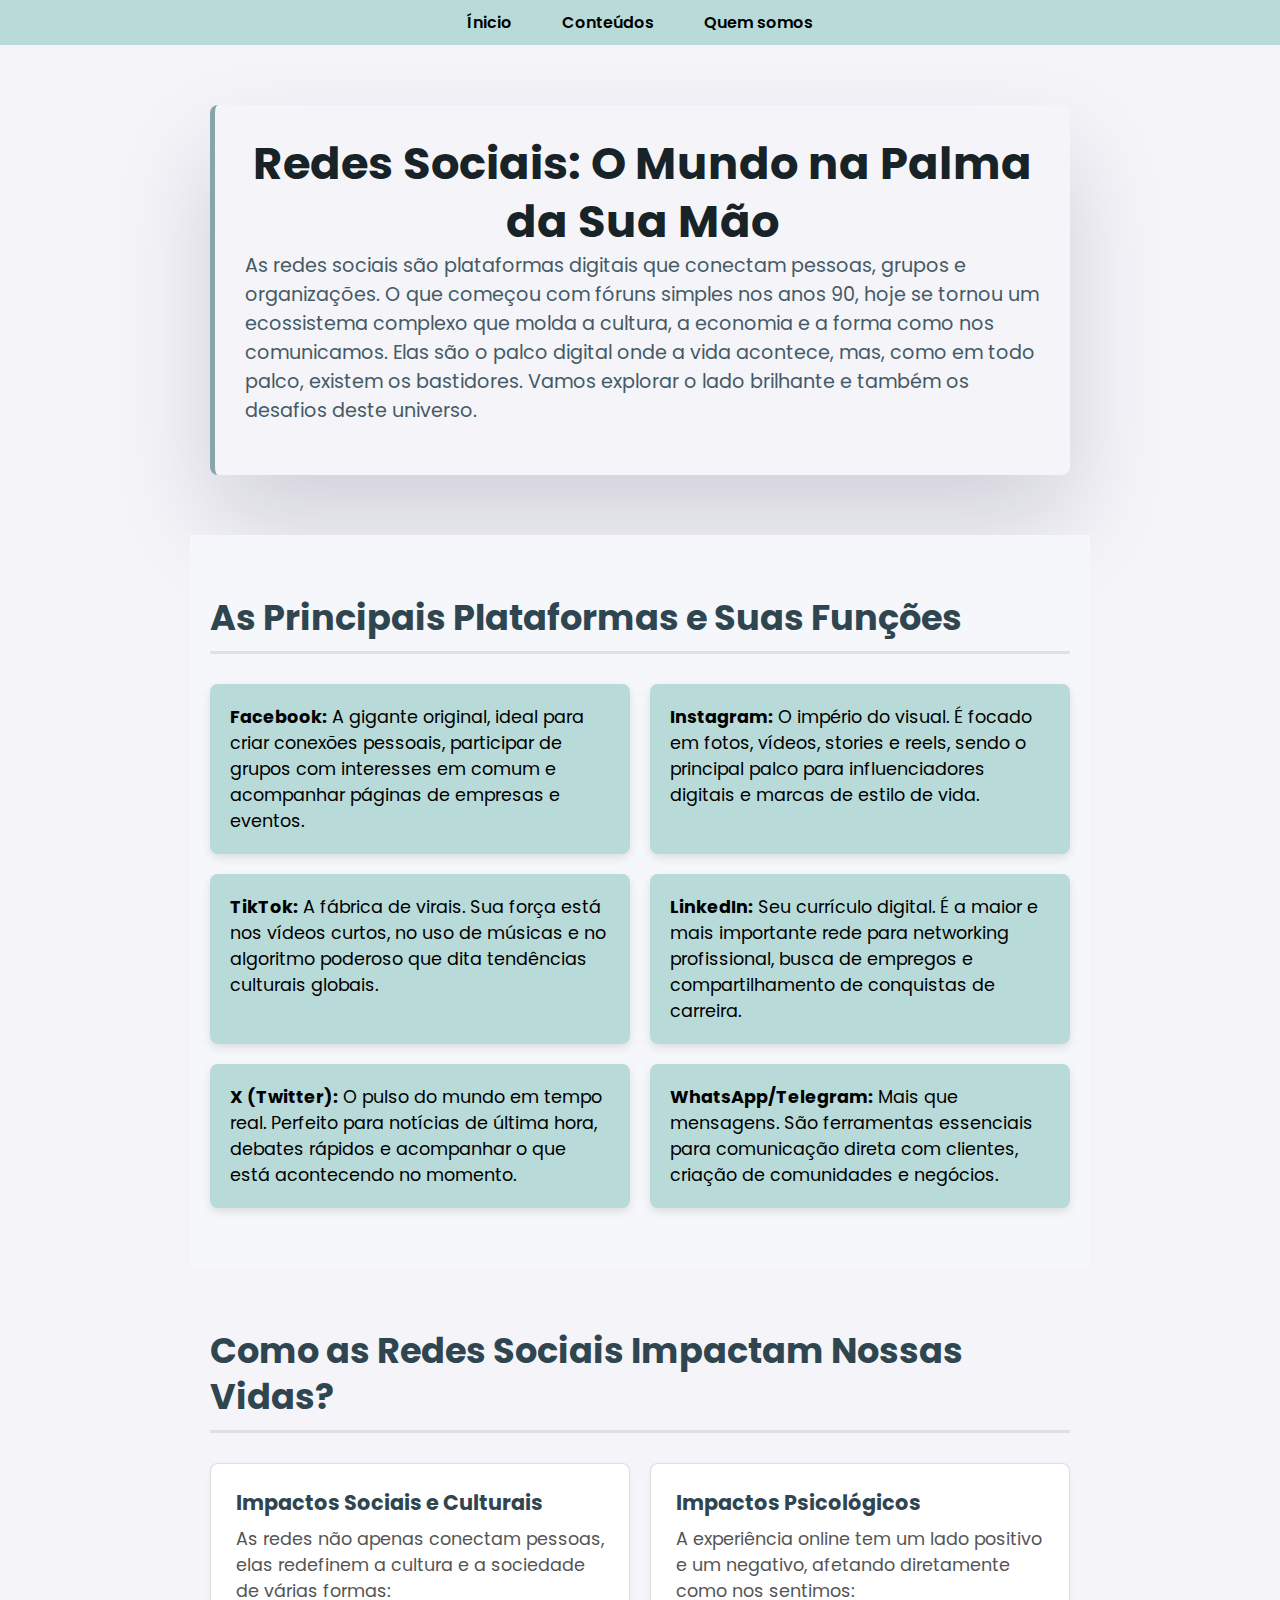
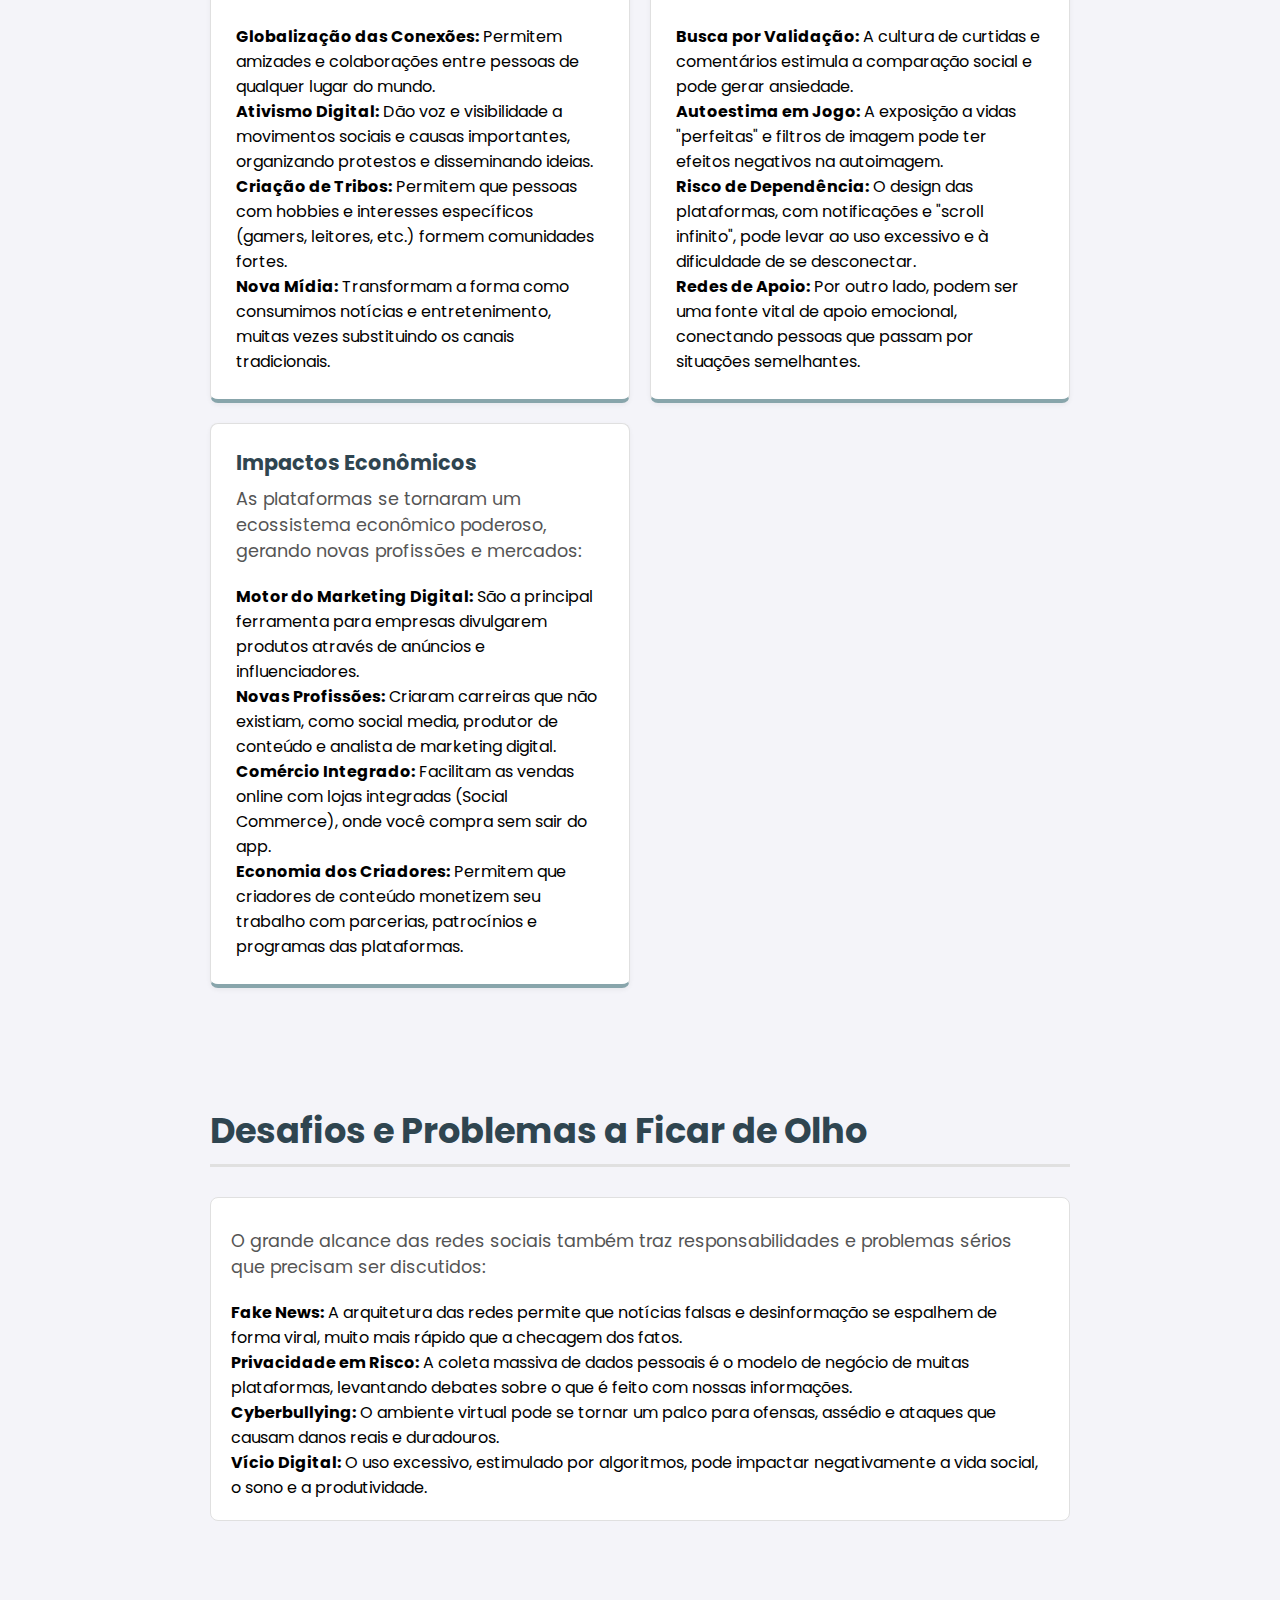
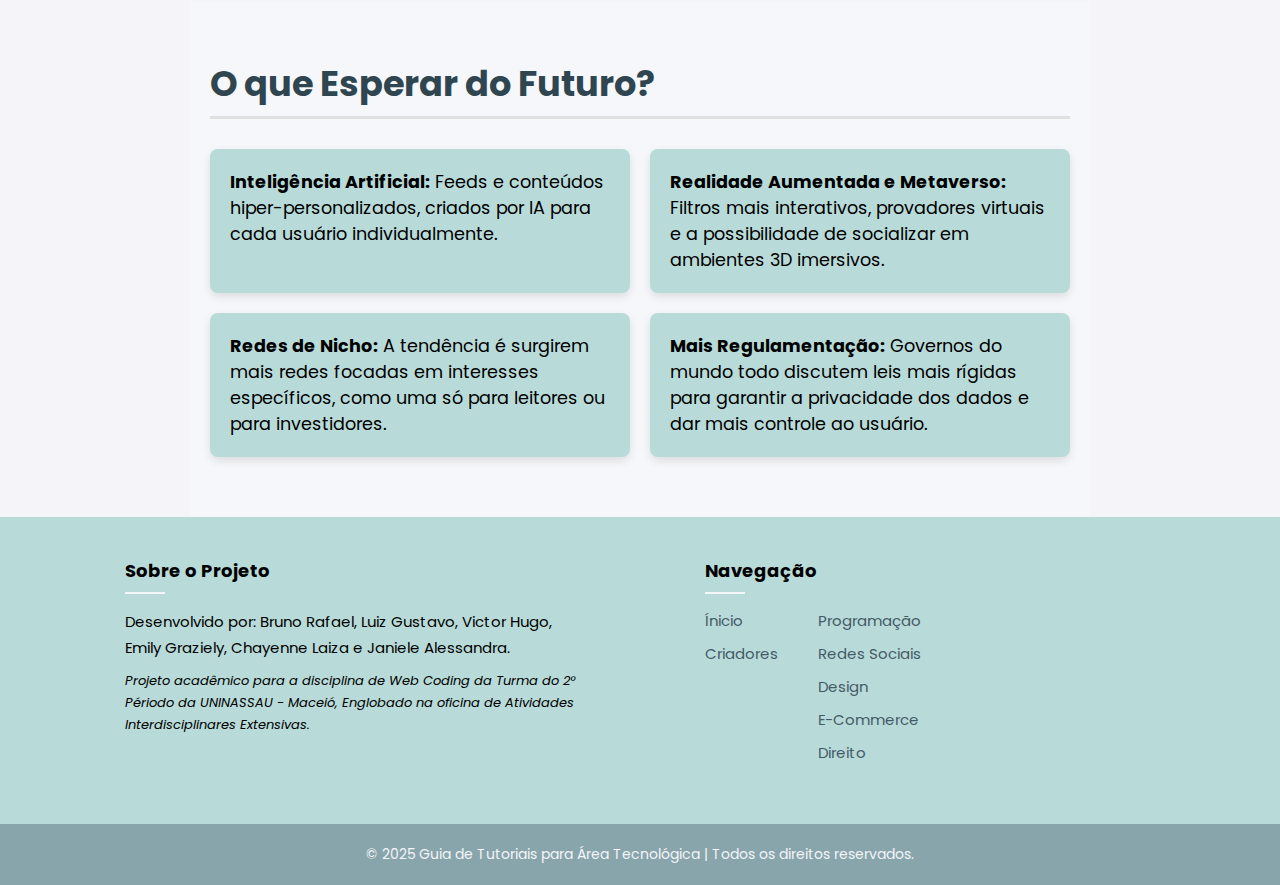
<file: redes-sociais.html>
<!DOCTYPE html>
<html lang="pt-BR">
<head>
    <meta charset="UTF-8">
    <meta name="viewport" content="width=device-width, initial-scale=1.0">
    <link rel="stylesheet" href="estilos/global.css">
    <link rel="stylesheet" href="estilos/pages.css">
    <title>Criadores</title>
    <link rel="icon" type="image/x-icon"  href="img/favicon_uninassau.ico" >
    <link rel="preconnect" href="https://fonts.googleapis.com">
    <link rel="preconnect" href="https://fonts.gstatic.com" crossorigin>
    <link href="https://fonts.googleapis.com/css2?family=Poppins:ital,wght@0,100;0,200;0,300;0,400;0,500;0,600;0,700;0,800;0,900;1,100;1,200;1,300;1,400;1,500;1,600;1,700;1,800;1,900&display=swap" rel="stylesheet">
</head>
<body>
    <header>
        <nav class="nav1">
            <ul class="ul-nav">
                <li class="navs li1"><a href="index.html">Ínicio</a></li>
                <li class="navs li2 dropdown">
                    <a href="#">Conteúdos</a>
                    <div class="dropdown-content">
                        <ul class="dropdown-column">
                            <li><a href="programacao.html">Programação</a></li>
                            <li><a href="redes-sociais.html">Redes Sociais</a></li>
                            <li><a href="design.html">Design</a></li>
                        </ul>
                        <ul class="dropdown-column">
                            <li><a href="e-commerce.html">E-Commerce</a></li>
                            <li><a href="direito.html">Direito</a></li>
                        </ul>
                    </div>
                <li class="navs li3"><a href="criadores.html">Quem somos</a></li>
            </ul>
        </nav>
    </header>
    <main>
        <section class="secao-introducao">
            <div class="caixa-foco">
                <h1>Redes Sociais: O Mundo na Palma da Sua Mão</h1>
                <p>As redes sociais são plataformas digitais que conectam pessoas, grupos e organizações. O que começou com fóruns simples nos anos 90, hoje se tornou um ecossistema complexo que molda a cultura, a economia e a forma como nos comunicamos. Elas são o palco digital onde a vida acontece, mas, como em todo palco, existem os bastidores. Vamos explorar o lado brilhante e também os desafios deste universo.</p>
            </div>
        </section>

        <section class="secao-curiosidades fundo-alternativo">
            <h2>As Principais Plataformas e Suas Funções</h2>
            <div class="grid-curiosidades">
                <div class="card-curiosidade"><p><strong>Facebook:</strong> A gigante original, ideal para criar conexões pessoais, participar de grupos com interesses em comum e acompanhar páginas de empresas e eventos.</p></div>
                <div class="card-curiosidade"><p><strong>Instagram:</strong> O império do visual. É focado em fotos, vídeos, stories e reels, sendo o principal palco para influenciadores digitais e marcas de estilo de vida.</p></div>
                <div class="card-curiosidade"><p><strong>TikTok:</strong> A fábrica de virais. Sua força está nos vídeos curtos, no uso de músicas e no algoritmo poderoso que dita tendências culturais globais.</p></div>
                <div class="card-curiosidade"><p><strong>LinkedIn:</strong> Seu currículo digital. É a maior e mais importante rede para networking profissional, busca de empregos e compartilhamento de conquistas de carreira.</p></div>
                <div class="card-curiosidade"><p><strong>X (Twitter):</strong> O pulso do mundo em tempo real. Perfeito para notícias de última hora, debates rápidos e acompanhar o que está acontecendo no momento.</p></div>
                <div class="card-curiosidade"><p><strong>WhatsApp/Telegram:</strong> Mais que mensagens. São ferramentas essenciais para comunicação direta com clientes, criação de comunidades e negócios.</p></div>
            </div>
        </section>

        <section class="secao-conteudo">
            <h2>Como as Redes Sociais Impactam Nossas Vidas?</h2>
            <div class="lista-destaques">
                <article class="card-destaque">
                    <h3>Impactos Sociais e Culturais</h3>
                    <p>As redes não apenas conectam pessoas, elas redefinem a cultura e a sociedade de várias formas:</p>
                    <ul>
                        <li class="lista-fim"><strong>Globalização das Conexões:</strong> Permitem amizades e colaborações entre pessoas de qualquer lugar do mundo.</li>
                        <li class="lista-fim"><strong>Ativismo Digital:</strong> Dão voz e visibilidade a movimentos sociais e causas importantes, organizando protestos e disseminando ideias.</li>
                        <li class="lista-fim"><strong>Criação de Tribos:</strong> Permitem que pessoas com hobbies e interesses específicos (gamers, leitores, etc.) formem comunidades fortes.</li>
                        <li class="lista-fim"><strong>Nova Mídia:</strong> Transformam a forma como consumimos notícias e entretenimento, muitas vezes substituindo os canais tradicionais.</li>
                    </ul>
                </article>
                <article class="card-destaque">
                    <h3>Impactos Psicológicos</h3>
                    <p>A experiência online tem um lado positivo e um negativo, afetando diretamente como nos sentimos:</p>
                    <ul>
                        <li class="lista-fim"><strong>Busca por Validação:</strong> A cultura de curtidas e comentários estimula a comparação social e pode gerar ansiedade.</li>
                        <li class="lista-fim"><strong>Autoestima em Jogo:</strong> A exposição a vidas "perfeitas" e filtros de imagem pode ter efeitos negativos na autoimagem.</li>
                        <li class="lista-fim"><strong>Risco de Dependência:</strong> O design das plataformas, com notificações e "scroll infinito", pode levar ao uso excessivo e à dificuldade de se desconectar.</li>
                        <li class="lista-fim"><strong>Redes de Apoio:</strong> Por outro lado, podem ser uma fonte vital de apoio emocional, conectando pessoas que passam por situações semelhantes.</li>
                    </ul>
                </article>
                <article class="card-destaque">
                    <h3>Impactos Econômicos</h3>
                    <p>As plataformas se tornaram um ecossistema econômico poderoso, gerando novas profissões e mercados:</p>
                    <ul>
                        <li class="lista-fim"><strong>Motor do Marketing Digital:</strong> São a principal ferramenta para empresas divulgarem produtos através de anúncios e influenciadores.</li>
                        <li class="lista-fim"><strong>Novas Profissões:</strong> Criaram carreiras que não existiam, como social media, produtor de conteúdo e analista de marketing digital.</li>
                        <li class="lista-fim"><strong>Comércio Integrado:</strong> Facilitam as vendas online com lojas integradas (Social Commerce), onde você compra sem sair do app.</li>
                        <li class="lista-fim"><strong>Economia dos Criadores:</strong> Permitem que criadores de conteúdo monetizem seu trabalho com parcerias, patrocínios e programas das plataformas.</li>
                    </ul>
                </article>
            </div>
        </section>
    
        <section class="secao-conteudo">
            <h2>Desafios e Problemas a Ficar de Olho</h2>
            <article class="card-info">
                <p>O grande alcance das redes sociais também traz responsabilidades e problemas sérios que precisam ser discutidos:</p>
                <ul>
                    <li class="lista-fim"><strong>Fake News:</strong> A arquitetura das redes permite que notícias falsas e desinformação se espalhem de forma viral, muito mais rápido que a checagem dos fatos.</li>
                    <li class="lista-fim"><strong>Privacidade em Risco:</strong> A coleta massiva de dados pessoais é o modelo de negócio de muitas plataformas, levantando debates sobre o que é feito com nossas informações.</li>
                    <li class="lista-fim"><strong>Cyberbullying:</strong> O ambiente virtual pode se tornar um palco para ofensas, assédio e ataques que causam danos reais e duradouros.</li>
                    <li class="lista-fim"><strong>Vício Digital:</strong> O uso excessivo, estimulado por algoritmos, pode impactar negativamente a vida social, o sono e a produtividade.</li>
                </ul>
            </article>
        </section>

        <section class="secao-curiosidades fundo-alternativo">
            <h2>O que Esperar do Futuro?</h2>
            <div class="grid-curiosidades">
                <div class="card-curiosidade"><p><strong>Inteligência Artificial:</strong> Feeds e conteúdos hiper-personalizados, criados por IA para cada usuário individualmente.</p></div>
                <div class="card-curiosidade"><p><strong>Realidade Aumentada e Metaverso:</strong> Filtros mais interativos, provadores virtuais e a possibilidade de socializar em ambientes 3D imersivos.</p></div>
                <div class="card-curiosidade"><p><strong>Redes de Nicho:</strong> A tendência é surgirem mais redes focadas em interesses específicos, como uma só para leitores ou para investidores.</p></div>
                <div class="card-curiosidade"><p><strong>Mais Regulamentação:</strong> Governos do mundo todo discutem leis mais rígidas para garantir a privacidade dos dados e dar mais controle ao usuário.</p></div>
            </div>
        </section>
    </main>
    <footer class="site-footer">
        <div class="footer-content">
            <div class="footer-column">
                <h4>Sobre o Projeto</h4>
                <p>
                    Desenvolvido por: Bruno Rafael, Luiz Gustavo, Victor Hugo, Emily Graziely, Chayenne Laiza e Janiele Alessandra.
                </p>
                <p class="academic-context">
                    Projeto acadêmico para a disciplina de Web Coding da Turma do 2° Périodo da UNINASSAU - Maceió, Englobado na oficina de Atividades Interdisciplinares Extensivas.
                </p>
            </div>

            <div class="footer-column">
                <h4>Navegação</h4>
                <div class="footer-nav-container">
                    <ul class="footer-nav-column">
                        <li><a href="index.html">Ínicio</a></li>
                        <li><a href="criadores.html">Criadores</a></li>
                    </ul>
                    <ul class="footer-nav-column">
                        <li><a href="programacao.html">Programação</a></li>
                        <li><a href="redes-sociais.html">Redes Sociais</a></li>
                        <li><a href="design.html">Design</a></li>
                        <li><a href="e-commerce.html">E-Commerce</a></li>
                        <li><a href="direito.html">Direito</a></li>
                    </ul>
                </div>
            </div>
        </div>

        <div class="footer-bottom-bar">
            <p>© 2025 Guia de Tutoriais para Área Tecnológica | Todos os direitos reservados.</p>
        </div>
    </footer>
</body>

</html>
</file>
<file: estilos/home.css>
/* ========================================
   1. TÍTULOS (EXCLUSIVO HOME)
   ======================================== */
.titulo {
    text-align: center;
    margin: 20px;
}

.sub-titulo {
    text-align: center;
    margin: 10px;
}

/* ========================================
   2. SLIDER / CARROSSEL (EXCLUSIVO HOME)
   ======================================== */
.slider-wrapper {
    position: relative;
    width: 100%;
    max-width: 1200px;
    margin: auto;
    margin-bottom: 75px;
    padding: 0 40px;
    overflow: hidden; 
}

.slider-container {
    overflow: hidden;
    width: 100%;
}

.slider-track {
    display: flex;
    transition: transform 0.5s ease-in-out;
    cursor: grab;
    touch-action: pan-y; 
}

.slider-track:active {
    cursor: grabbing;
}

.slider-button {
    position: absolute;
    top: 50%;
    transform: translateY(-50%);
    width: 50px;
    height: 50px;
    background-color: #2F4550;
    color: white;
    border: none;
    border-radius: 50%;
    font-size: 24px;
    cursor: pointer;
    z-index: 10;
    transition: background-color 0.3s;
}

.slider-button:hover {
    background-color: rgba(0, 0, 0, 0.8);
}

.slider-button.prev {
    left: 0;
}

.slider-button.next {
    right: 0;
}

.slider-button.hidden {
    display: none;
}

.card {
    display: flex;
    flex-direction: column;
    justify-content: space-between;
    flex-shrink: 0;
    width: 345px;
    height: 500px;
    margin: 50px 15px;
    background-color: rgb(230, 230, 230);
    color: #202020;
    border-radius: 10px;
    box-shadow: rgba(50, 50, 93, 0.25) 0px 13px 27px -5px, rgba(0, 0, 0, 0.3) 0px 8px 16px -8px;
    text-align: center;
}

/* --- BLOQUEIO DE ARRASTO DE IMAGEM (IMPORTANTE) --- */
.card img {
    pointer-events: none;
    user-select: none;
    -webkit-user-drag: none;
}
.card a {
    user-select: none;
    -webkit-user-drag: none;
}
/* -------------------------------------------------- */

.card-content {
    flex-grow: 1;
    padding: 0 15px;
    display: flex;
    flex-direction: column;
    justify-content: center;
}

.card h1 {
    font-size: 25px;
    padding-top: 10px;
}

.card p {
    font-size: 17px;
    padding: 15px 0;
}

.card > a > img {
    width: 100%;
    border-top-left-radius: 10px;
    border-top-right-radius: 10px;
}

.card .card-image-link {
    display: block;
    font-size: 0;
}

.card .card-button-link {
    display: inline-block;
    text-decoration: none;
}

.card .card-button-link .btn {
    color: #fff;
    pointer-events: none;
}

/* ========================================
   3. RESPONSIVIDADE (EXCLUSIVO HOME)
   ======================================== */
@media (max-width: 768px) {
    
    .slider-wrapper {
        width: 100%;
        padding: 0; /* Remove padding lateral do wrapper */
        margin-bottom: 50px;
    }

    /* A "JANELA" DO SLIDER */
    .slider-container {
        /* Define a largura exata da janela de visualização */
        width: 90%; 
        max-width: 350px; /* Trava para não ficar gigante */
        margin: 0 auto; /* Centraliza a janela na tela */
        overflow: hidden; /* Corta estritamente o que passar daqui */
    }

    /* O CONTEÚDO (CARD) */
    .card {
        /* O card deve ocupar 100% da janela definida acima */
        width: 100%; 
        
        /* Removemos margens laterais para facilitar o cálculo do JS */
        /* Usamos margin-top/bottom apenas */
        margin: 20px 0; 
        
        height: auto;
    }

    /* Botões menores e ajustados */
    .slider-button {
        width: 40px;
        height: 40px;
        font-size: 18px;
    }

    .slider-button.prev {
        left: 5px;
    }

    .slider-button.next {
        right: 5px;
    }
}
</file>
<file: estilos/pages.css>
/* ========================================
   1. ESTRUTURA E SEÇÕES (PÁGINAS)
   ======================================== */
main h1, main h2, main h3, main h4 {
    font-weight: 700;
    color: #2f4550;
    line-height: 1.3;
}

main h1 {
    font-size: 2.8em;
    text-align: center;
    word-wrap: break-word; 
}

main h2 {
    font-size: 2.2em;
    border-bottom: 3px solid #e0e0e0;
    padding-bottom: 10px;
    margin-top: 0;
    margin-bottom: 30px;
}

main p {
    font-size: 1.1em;
    color: #555;
    margin-bottom: 20px;
}

.secao-introducao, .secao-conteudo, .secao-curiosidades {
    padding: 60px 20px;
    max-width: 900px;
    margin: 0 auto;
    width: 100%;
}

.fundo-alternativo {
    background-color: #f5f7fa;
}

/* ========================================
   2. COMPONENTES (PÁGINAS)
   ======================================== */
.caixa-foco {
    background-color: #f4f4f9;
    border-left: 5px solid #88a5ab;
    padding: 30px;
    border-radius: 8px;
    box-shadow: rgba(17, 12, 46, 0.15) 0px 48px 100px 0px;
}

.caixa-foco p {
    font-size: 1.2em;
    color: #445a66;
}

.caixa-foco h1 {
    color: #182328;
}

.card-info {
    background-color: #fff;
    border: 1px solid #e0e0e0;
    border-radius: 8px;
    padding: 20px;
    margin: 20px 0;
}
.card-info p {
    margin-top: 10px;
}

.lista-destaques {
    display: grid;
    grid-template-columns: repeat(auto-fit, minmax(280px, 1fr));
    gap: 20px;
    margin-top: 30px;
}

.card-destaque {
    background-color: #fff;
    border: 1px solid #e0e0e0;
    border-radius: 8px;
    padding: 25px;
    box-shadow: 0 2px 5px rgba(0,0,0,0.05);
    border-bottom: 4px solid #88a5ab;
    transition: transform 0.3s ease, box-shadow 0.3s ease;
}

.card-destaque:hover {
    transform: translateY(-8px);
    box-shadow: 0 8px 20px rgba(0,0,0,0.1);
}

.card-destaque p {
    margin-top: 10px;
}

.card-destaque h3 {
    margin-top: 0;
    color: #2f4550;
    font-size: 1.3em;
}

.grid-curiosidades {
    display: grid;
    grid-template-columns: repeat(auto-fit, minmax(280px, 1fr));
    gap: 20px;
}

.card-curiosidade {
    background-color: #B8DBD9;
    color: #fff;
    padding: 20px;
    border-radius: 8px;
    box-shadow: 0 4px 10px rgba(0,0,0,0.1);
}

.card-curiosidade p {
    color: #000000;
    margin: 0;
}

.card-curiosidade:hover, .card-lei:hover {
    transform: translateY(-5px);
    box-shadow: 0 6px 15px rgba(0,0,0,0.12);
}

.card-lei {
    background-color: #fff;
    border-radius: 8px;
    padding: 25px;
    margin-bottom: 20px;
    box-shadow: 0 2px 8px rgba(0,0,0,0.07);
    border-top: 4px solid #88a5ab;
}

.card-lei h4 {
    margin-top: 0;
    font-size: 1.4em;
}

.lista-fim {
    list-style-type: none;
    padding: 0;
    margin: 0;
}

/* ========================================
   3. RESPONSIVIDADE (PÁGINAS)
   ======================================== */
@media (max-width: 768px) {
    main h1 { font-size: 2.2em; }
    main h2 { font-size: 1.8em; }

    .grid-curiosidades {
        grid-template-columns: 1fr;
    }

    .caixa-foco {
        padding: 20px;
        box-shadow: rgba(17, 12, 46, 0.15) 0px 10px 20px 0px;
    }
}

/* ========================================
   4. SEÇÃO CRIADORES (PÁGINA CRIADORES)
   ======================================== */
.secao-criadores {
    padding: 60px 20px;
    max-width: 1200px;
    margin: 0 auto;
}

.grid-criadores {
    display: grid;
    grid-template-columns: repeat(auto-fit, minmax(250px, 1fr));
    gap: 30px; 
}

.card-criador {
    background-color: #fff;
    border-radius: 15px;
    padding: 30px 20px;
    text-align: center;
    box-shadow: 0 4px 15px rgba(0, 0, 0, 0.08);
    border-top: 5px solid #b8dbd9; 
    transition: transform 0.3s ease, box-shadow 0.3s ease;
    display: flex; 
    flex-direction: column;
    align-items: center;
}

.card-criador:hover {
    transform: translateY(-10px);
    box-shadow: 0 10px 25px rgba(0, 0, 0, 0.12);
}

.foto-perfil {
    width: 120px;
    height: 120px;
    border-radius: 50%;
    object-fit: cover; 
    border: 4px solid #88a5ab; 
    margin-bottom: 20px;
    box-shadow: 0 2px 8px rgba(0,0,0,0.1);
}

.nome-criador {
    font-size: 1.4em;
    color: #2f4550; 
    margin-bottom: 8px;
}

.descricao-criador {
    font-size: 1em;
    color: #555; 
    line-height: 1.5;
}

.sub-titulo-grafico {
    margin-top: 15px;
    text-align: center;
}

.container-texto-analise h2 {
    margin-bottom: 20px; 
}

.container-texto-analise h3 {
    margin-top: 30px;
    margin-bottom: 10px;
}

.container-texto-analise p {
    margin-bottom: 20px;
    line-height: 1.7;
}

/* ========================================
   5. BANNER DE JOGOS (Game Dev)
   ======================================== */
.game-banner {
    background-image: url('../img/banner-games.jpg'); 
    background-size: cover;      
    background-position: center; 
    background-attachment: fixed; 
    
    position: relative;
    width: 100%;
    min-height: 450px; 
    display: flex;
    align-items: center;
    justify-content: center;
    margin: 60px 0;
    box-shadow: inset 0 0 20px rgba(0,0,0,0.3);
}

.game-banner-overlay {
    background: rgba(47, 69, 80, 0.90); 
    width: 100%;
    height: 100%;
    position: absolute;
    top: 0;
    left: 0;
    display: flex;
    align-items: center;
    justify-content: center;
    backdrop-filter: blur(2px);
}

.game-content {
    position: relative; 
    z-index: 2;
    max-width: 900px;
    text-align: center;
    padding: 40px;
    color: #F4F4F9; 
}

.game-content h2 {
    font-size: 2.5rem;
    font-weight: 700;
    text-transform: uppercase;
    letter-spacing: 2px;
    margin-bottom: 15px;
    color: #b8dbd9; 
}

.game-subtitle {
    font-size: 1.2rem;
    margin-bottom: 40px;
    font-weight: 300;
    opacity: 0.9;
    color: #fff;
}

.game-stats {
    display: flex;
    justify-content: center;
    gap: 50px;
    flex-wrap: wrap;
    margin-top: 30px;
    border-top: 3px solid #e0e0e0; 
    padding-top: 30px;
}

.stat-item {
    display: flex;
    flex-direction: column;
    align-items: center;
}

.stat-number {
    font-size: 1.4rem;
    font-weight: 600;
    color: #fff;
}

.stat-desc {
    font-size: 0.9rem;
    color: #b8dbd9;
    text-transform: uppercase;
    letter-spacing: 1px;
    margin-top: 5px;
}

@media (max-width: 768px) {
    .game-banner {
        background-attachment: scroll; 
        min-height: 400px;
    }
    .game-content h2 { font-size: 1.8rem; }
    .game-stats { gap: 20px; }
}

/* ========================================
   6. ESTILOS ESPECÍFICOS DE PROGRAMAÇÃO
   ======================================== */
.card-destaque-games {
    margin-top: 30px;
    border-left: 5px solid #2F4550;
}

.lista-profissoes {
    margin-top: 15px;
    list-style: none;
}

.lista-profissoes li {
    margin-bottom: 10px;
}

.texto-conclusao {
    margin-top: 20px;
}
</file>
<file: estilos/criadores.css>
/* ========================================
   ESTILOS EXCLUSIVOS PÁGINA CRIADORES
   ======================================== */

/* Container que organiza os cards em um grid responsivo */
.container-criadores {
    display: grid;
    /* Cria colunas flexíveis: no mínimo 250px, se couber mais, elas se ajustam */
    grid-template-columns: repeat(auto-fit, minmax(250px, 1fr));
    gap: 30px; /* Espaçamento entre os cards */
    padding-top: 20px;
}

/* Estilo individual de cada card de criador */
.card-criador {
    background-color: #fff;
    border-radius: 8px;
    box-shadow: 0 4px 10px rgba(0,0,0,0.07);
    text-align: center;
    padding: 30px 20px;
    border-top: 4px solid #88a5ab; /* Detalhe com a cor de destaque da sua paleta */
    transition: transform 0.3s ease, box-shadow 0.3s ease;
}

.card-criador:hover {
    transform: translateY(-8px);
    box-shadow: 0 8px 20px rgba(0,0,0,0.1);
}

/* A MÁGICA DA FOTO CIRCULAR */
.foto-perfil {
    width: 120px;
    height: 120px;
    border-radius: 50%; /* Isso transforma a imagem em um círculo perfeito */
    object-fit: cover; /* Garante que a foto preencha o círculo sem distorcer */
    margin-bottom: 20px;
    border: 4px solid #b8dbd9; /* Cor da borda que combina com seu header/footer */
    box-shadow: 0 2px 5px rgba(0,0,0,0.1);
}

/* Estilo para o nome do criador */
.nome-criador {
    margin: 0;
    font-size: 1.4em;
    font-weight: 600;
    color: #2F4550; /* Cor escura principal da sua paleta */
}

/* Estilo para a descrição da carreira */
.descricao-criador {
    font-size: 0.9em;
    color: #555; /* Cor padrão de parágrafo */
    line-height: 1.5;
    margin-top: 10px;
    min-height: 80px; /* Define uma altura mínima para alinhar melhor os cards */
}
</file>
<file: estilos/global.css>
/* =================================================================
   1. CONFIGURAÇÕES GERAIS E RESET (GLOBAL)
   ================================================================= */
* {
    margin: 0;
    padding: 0;
    box-sizing: border-box;
    font-family: 'Poppins', sans-serif;
}

html, body {
    width: 100%;
    max-width: 100vw; 
    overflow-x: hidden; 
    position: relative;
}

body {
    background-color: #F4F4F9; 
}

/* =================================================================
   2. CABEÇALHO E NAVEGAÇÃO (DESKTOP PADRÃO)
   ================================================================= */
header nav ul {
    display: flex;
    justify-content: center;
    align-items: center;
    list-style: none;
    background-color: #b8dbd9;
    padding: 10px 0;
    flex-wrap: wrap; 
}

header nav li {
    margin: 0 15px;
}

header nav a {
    color: #000000;
    font-weight: 600;
    text-decoration: none;
    padding: 5px 10px;
    border-radius: 5px;
    transition: background-color 0.3s ease;
    white-space: nowrap; 
}

header nav a:hover {
    background-color: #f4f4f97c;
}

/* =================================================================
   3. MENU DROPDOWN (LÓGICA DESKTOP E ESTRUTURA)
   ================================================================= */
.dropdown {
    position: relative; 
}

/* Estilo padrão do Dropdown (Escondido) */
.dropdown-content {
    display: none; 
    position: absolute; 
    top: 100%; 
    left: 50%;
    transform: translateX(-50%); 
    background-color: #F4F4F9;
    min-width: 400px; 
    box-shadow: 0px 8px 16px 0px rgba(0,0,0,0.15);
    border-radius: 8px;
    z-index: 100; 
    padding: 20px;
    
    /* Espaço visual entre o botão e o menu */
    margin-top: 10px; 
    
    border-bottom: 4px solid #88a5ab; 
    
    /* Layout interno do menu */
    justify-content: center;
    gap: 20px; 

    /* Transição suave */
    visibility: hidden;
    opacity: 0;
    transition: opacity 0.3s ease, visibility 0.3s ease;
}

/* --- A CORREÇÃO DO "BURACO" (PONTE INVISÍVEL) --- */
/* Isso cria uma área transparente que conecta o botão ao menu */
.dropdown-content::before {
    content: "";
    position: absolute;
    top: -20px; /* Sobe para cobrir o buraco da margem */
    left: 0;
    width: 100%;
    height: 20px; /* Altura suficiente para conectar */
    background: transparent; /* Invisível */
}
/* ------------------------------------------------ */

/* No Desktop, abre ao passar o mouse (:hover) */
.dropdown:hover .dropdown-content {
    display: flex; 
    visibility: visible;
    opacity: 1;
}

.dropdown-column {
    background-color: inherit; 
    list-style: none;
    padding: 0;
    margin: 0;
}

/* Links dentro do Dropdown */
.dropdown-content a {
    color: #445a66; 
    padding: 12px 16px;
    text-decoration: none;
    display: block; 
    text-align: left;
    border-radius: 5px;
    transition: background-color 0.2s ease;
    font-weight: 500;
}

.dropdown-content a:hover {
    background-color: #B8DBD9; 
    color: #2f4550;
}

/* =================================================================
   4. COMPONENTES DE UI (BOTÕES)
   ================================================================= */
.btn {
    background-color: #2F4550;
    color: #F4F4F9;
    border: none;
    border-radius: 20px;
    padding: 10px 50px;
    margin: 20px;
    font-size: 17px;
    font-weight: 600;
    cursor: pointer;
    transition: background-color 0.5s;
}

.btn:hover {
    background-color: #3f3f3f;
}

/* =================================================================
   5. RODAPÉ (FOOTER)
   ================================================================= */
.site-footer {
    background-color: #b8dbd9;
    color: #000000;
    padding-top: 40px;
    font-size: 15px;
    width: 100%; 
}

.footer-content {
    display: flex;
    justify-content: space-around;
    flex-wrap: wrap;
    max-width: 1200px;
    margin: 0 auto;
    padding: 0 20px;
}

.footer-column {
    width: 100%;
    max-width: 450px;
    margin-bottom: 30px;
}

.footer-column h4 {
    color: #000000;
    font-size: 18px;
    margin-bottom: 15px;
    position: relative;
    padding-bottom: 10px;
}

.footer-column h4::after {
    content: '';
    position: absolute;
    left: 0;
    bottom: 0;
    width: 40px;
    height: 2px;
    background-color: #F4F4F9;
}

.footer-column p {
    line-height: 1.7;
}

.footer-column .academic-context {
    font-size: 13px;
    font-style: italic;
    margin-top: 10px;
}

.footer-nav, .footer-nav-column {
    list-style: none;
    padding: 0;
    margin: 0;
}

.footer-nav-column li {
    margin-bottom: 10px;
}

.footer-nav-column a {
    color: #445a66;
    text-decoration: none;
    transition: color 0.3s, padding-left 0.3s;
}

.footer-nav-column a:hover {
    color: #F4F4F9;
    padding-left: 5px;
}

.footer-bottom-bar {
    text-align: center;
    padding: 20px;
    margin-top: 20px;
    background-color: #88a5ab;
    font-size: 14px;
    color: #F4F4F9;
}

.footer-nav-container {
    display: flex; 
    justify-content: flex-start; 
    gap: 40px; 
    flex-wrap: wrap; 
}

/* =================================================================
   6. RESPONSIVIDADE (MOBILE & TABLET)
   ================================================================= */
@media (max-width: 768px) {
    
    /* --- Ajustes do Footer no Mobile --- */
    .footer-content {
        flex-direction: column;
        align-items: center;
        text-align: center;
    }

    .footer-column {
        max-width: 100%;
    }

    .footer-column h4::after {
        left: 50%;
        transform: translateX(-50%);
    }

    /* --- MENU MOBILE (Visual Clean com Overlay) --- */
    
    .dropdown.active .dropdown-content {
        /* Configuração Fixa (Overlay) */
        position: fixed;
        top: 0;        
        left: 0;
        width: 100%;   
        height: auto;  
        
        /* CORES ORIGINAIS (Claras) */
        background-color: #F4F4F9; 
        box-shadow: 0 5px 20px rgba(0,0,0,0.15); 
        
        padding: 30px 20px;
        z-index: 2000; 

        /* Layout Interno */
        display: flex;
        flex-direction: column;
        align-items: center;
        gap: 0; 

        /* Visibilidade */
        visibility: visible;
        opacity: 1;
        transform: none;
        
        border-bottom: 4px solid #88a5ab; 
        margin-top: 0; /* Remove a margem do desktop para colar no teto */
        
        animation: slideDown 0.3s ease-out;
    }

    /* Links dentro do Menu Mobile (Texto Padrão) */
    .dropdown.active .dropdown-content a {
        color: #445a66; /* Cor original */
        font-size: 1.2em;
        text-align: center;
        width: 100%;
        padding: 15px 0; 
        border-bottom: 1px solid #e0e0e0; 
    }

    /* Hover/Toque no Mobile */
    .dropdown.active .dropdown-content a:hover {
        background-color: #B8DBD9; /* Cor original de hover */
        color: #2f4550; 
    }
}

/* Animação para o menu descer do topo */
@keyframes slideDown {
    from { transform: translateY(-100%); }
    to { transform: translateY(0); }
}
</file>
